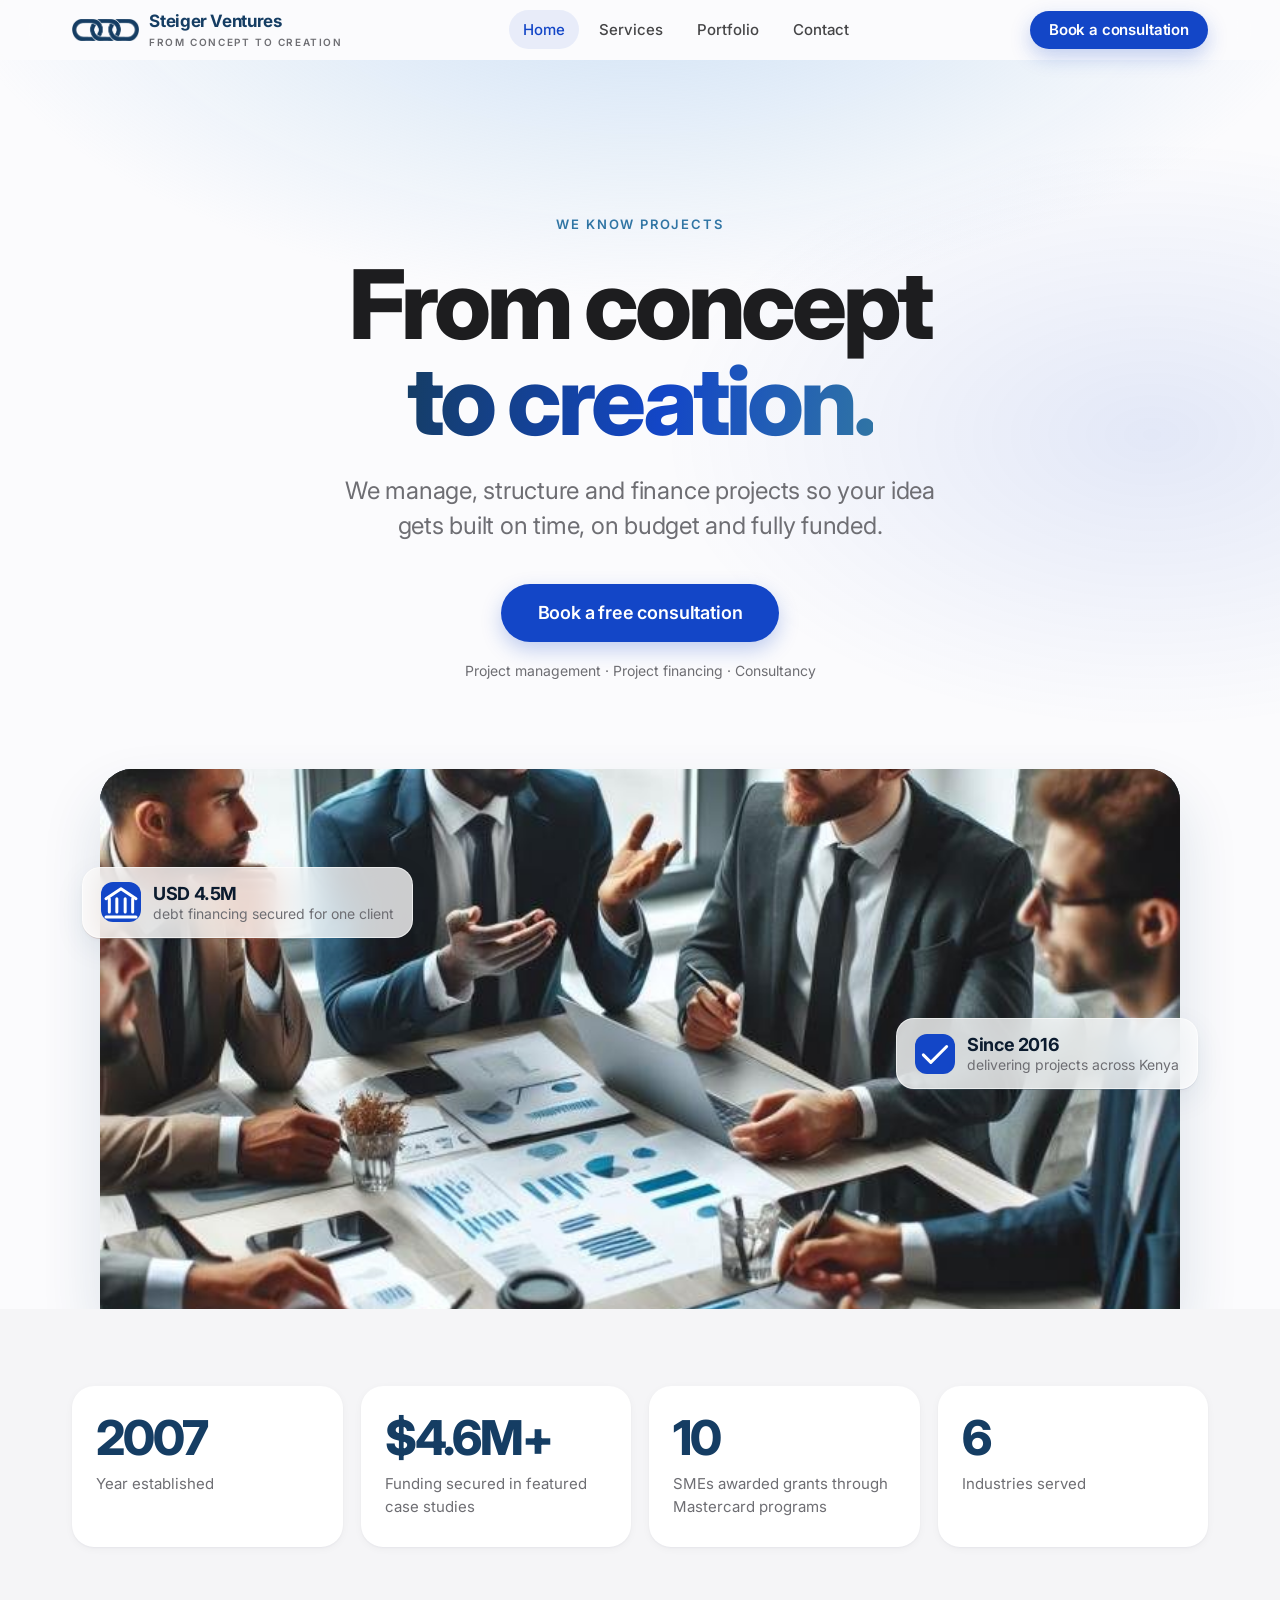
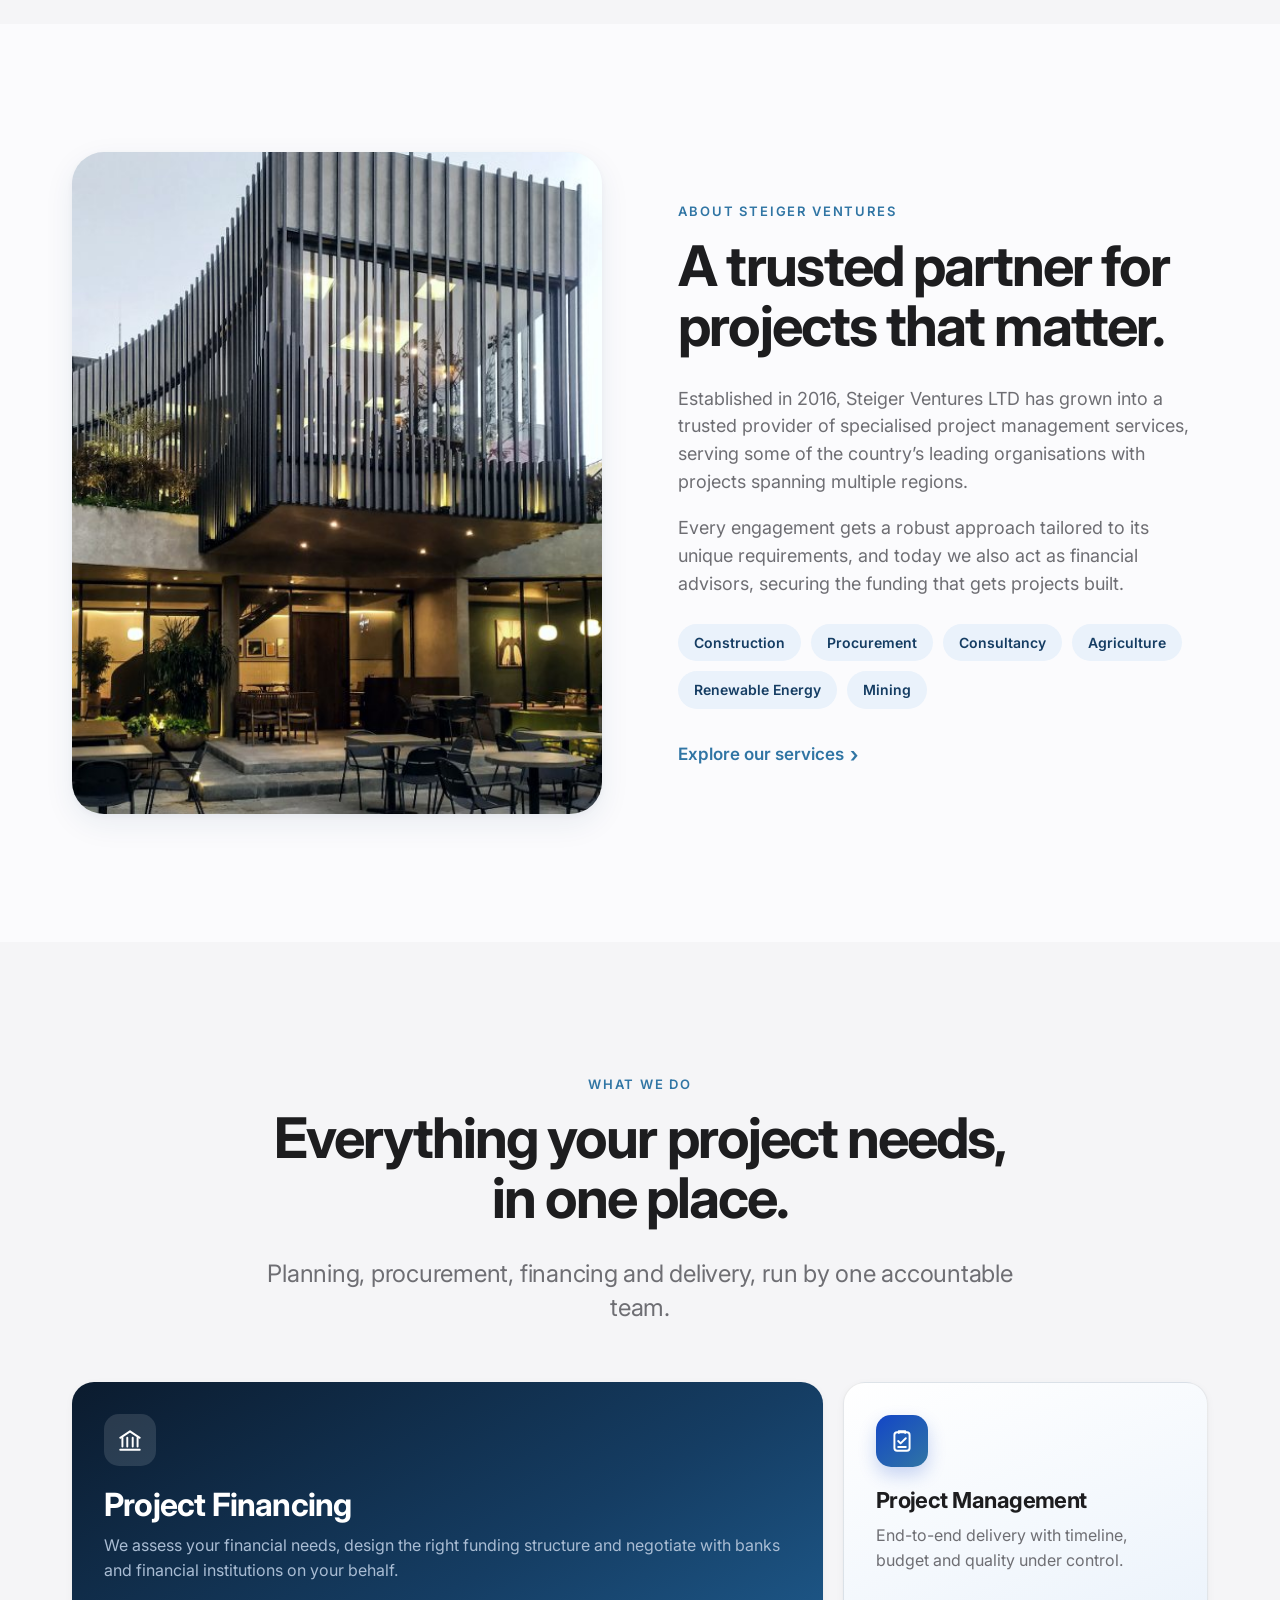
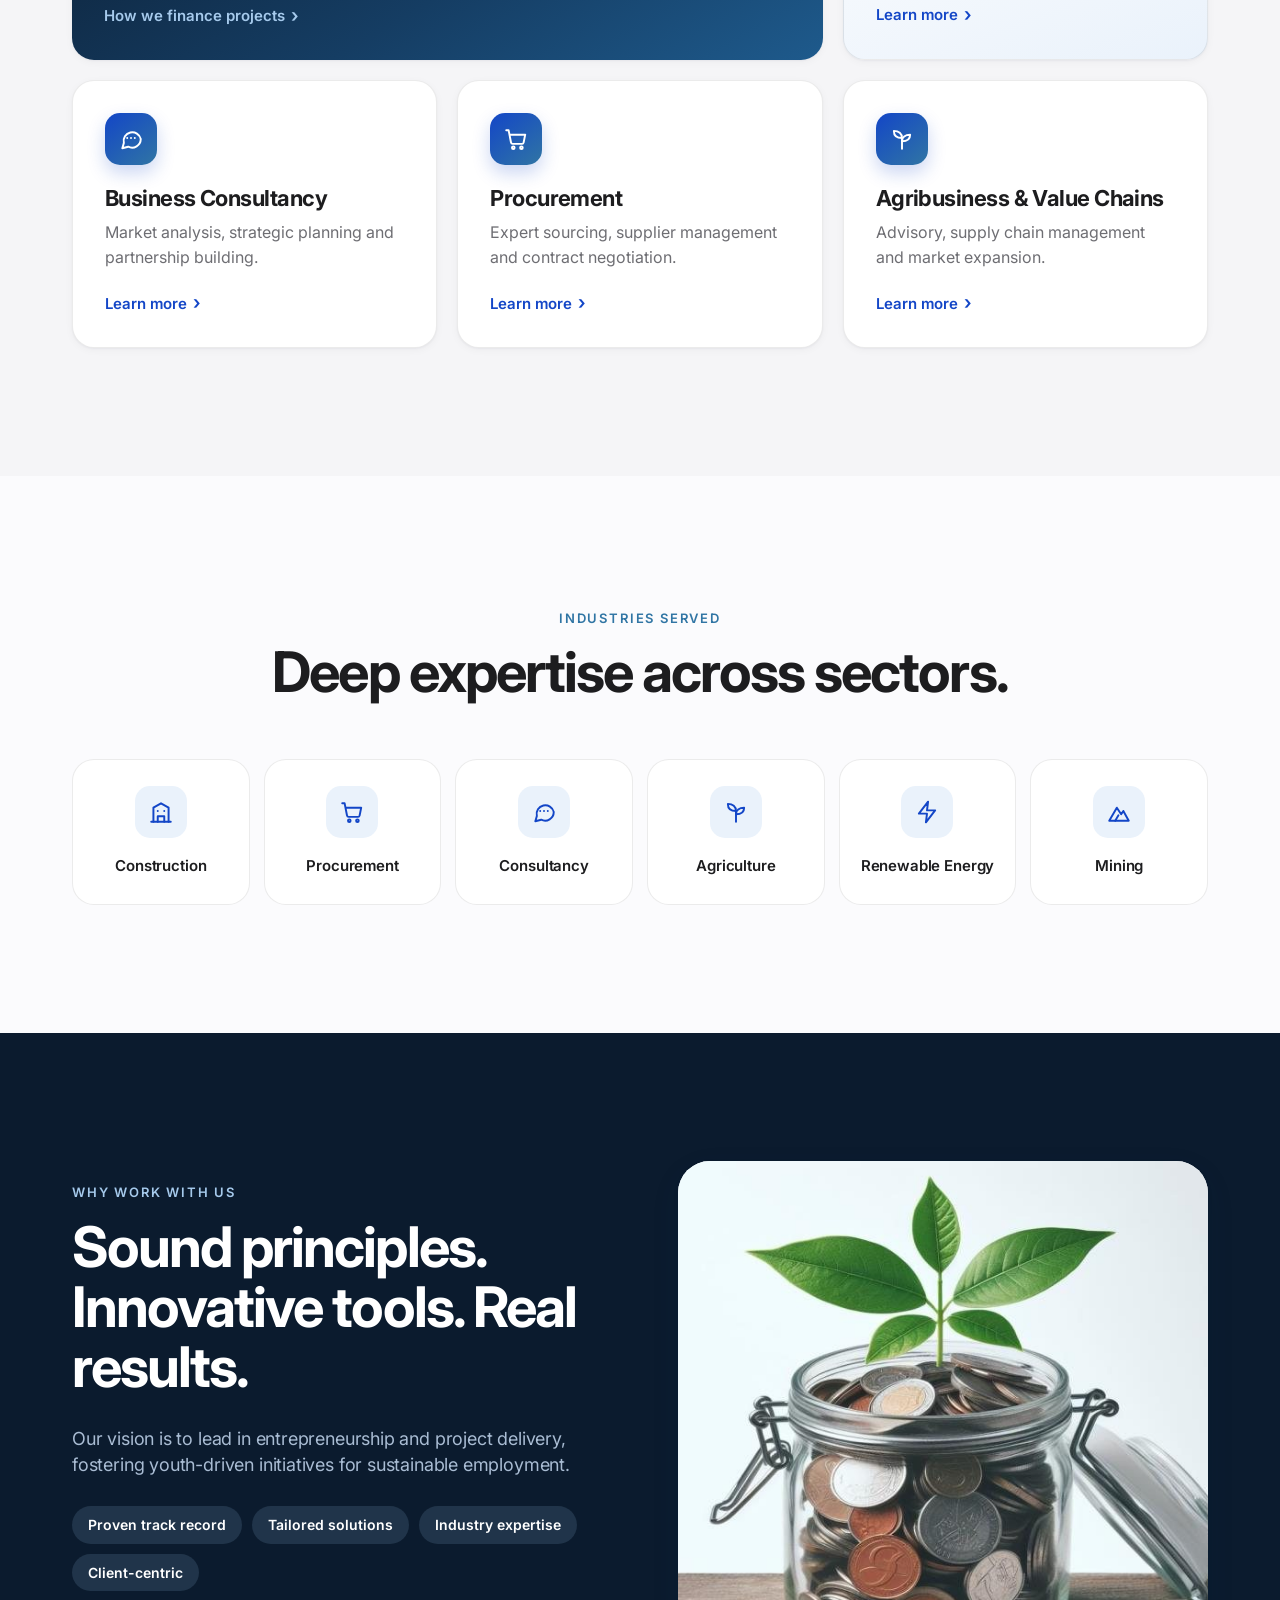
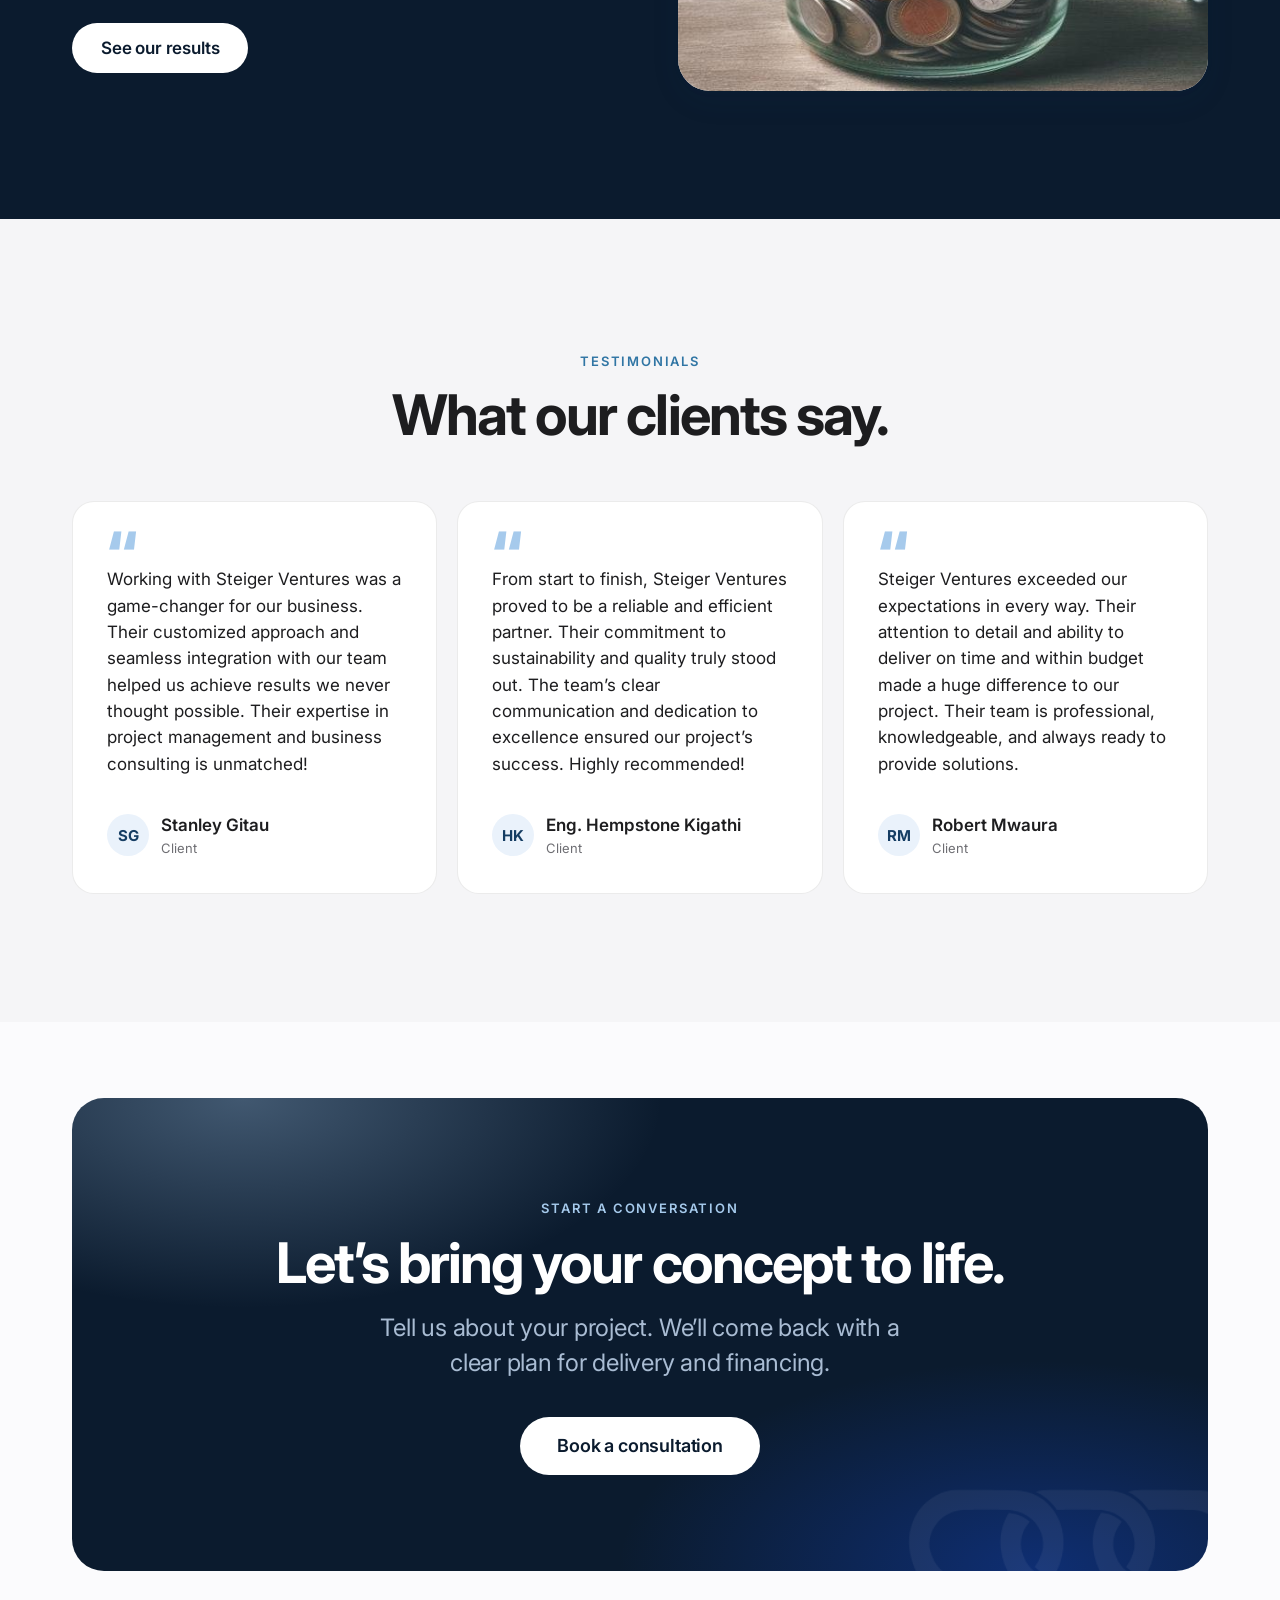
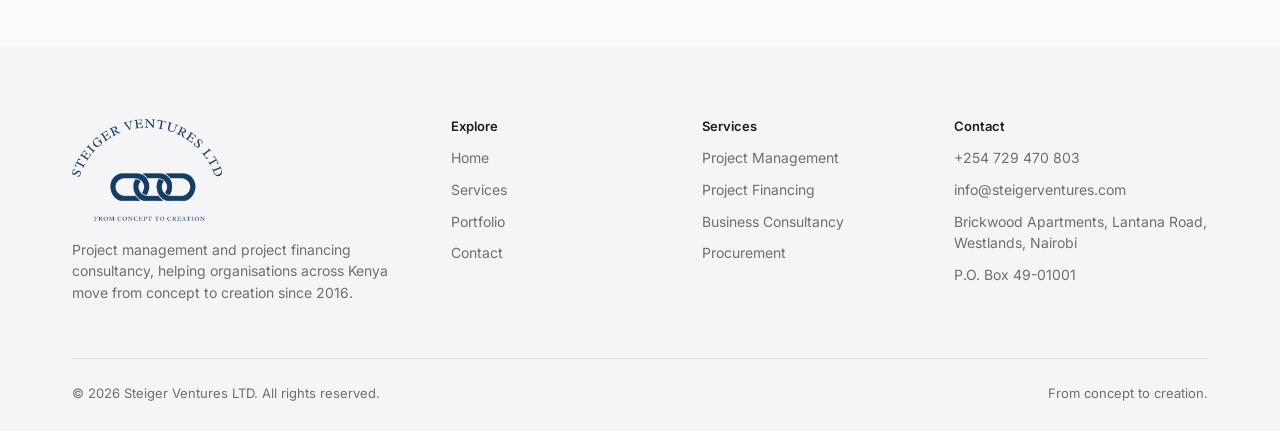
<file: index.html>
<!DOCTYPE html>
<html lang="en">
<head>
  <meta charset="utf-8">
  <meta name="viewport" content="width=device-width, initial-scale=1, viewport-fit=cover">
  <title>Steiger Ventures | Project Management & Project Financing, Nairobi</title>
  <meta name="description" content="Steiger Ventures LTD is a Nairobi project management and project financing consultancy. From concept to creation since 2016.">
  <meta name="theme-color" content="#FBFBFD">
  <meta property="og:title" content="Steiger Ventures | Project Management & Project Financing, Nairobi">
  <meta property="og:description" content="Steiger Ventures LTD is a Nairobi project management and project financing consultancy. From concept to creation since 2016.">
  <meta property="og:type" content="website">
  <meta property="og:image" content="assets/img/team-meeting.jpg">
  <link rel="icon" type="image/png" href="assets/img/favicon.png">
  <link rel="apple-touch-icon" href="assets/img/apple-touch-icon.png">
  <link rel="preconnect" href="https://fonts.googleapis.com">
  <link rel="preconnect" href="https://fonts.gstatic.com" crossorigin>
  <link href="https://fonts.googleapis.com/css2?family=Inter:wght@400;500;600;700;800&display=swap" rel="stylesheet">
  <link rel="stylesheet" href="assets/css/styles.css">
</head>
<body>
  <a class="skip-link" href="#main">Skip to content</a>

  <header class="nav" role="banner">
    <div class="container">
      <a class="brand" href="index.html" aria-label="Steiger Ventures home">
        <img src="assets/img/mark-navy.png" alt="" width="67" height="22">
        <span>Steiger Ventures<small>From concept to creation</small></span>
      </a>
      <nav aria-label="Main">
        <ul class="nav-links">
        <li><a href="index.html" aria-current="page">Home</a></li>
        <li><a href="services.html">Services</a></li>
        <li><a href="portfolio.html">Portfolio</a></li>
        <li><a href="contact.html">Contact</a></li>
        <li class="mobile-cta"><a href="contact.html">Book a consultation</a></li>
        </ul>
      </nav>
      <a class="btn btn-primary nav-cta" href="contact.html">Book a consultation</a>
      <button class="nav-toggle" type="button" aria-label="Open menu" aria-expanded="false"><span></span><span></span></button>
    </div>
  </header>

  <main id="main">

    <!-- HERO: one message, one action -->
    <section class="hero">
      <div class="container">
        <span class="eyebrow reveal">We know projects</span>
        <h1 class="display reveal d1">From concept<br><span class="gradient-text">to creation.</span></h1>
        <p class="lead reveal d2">We manage, structure and finance projects so your idea gets built on time, on budget and fully funded.</p>
        <div class="reveal d3">
          <a class="btn btn-primary btn-lg" href="contact.html">Book a free consultation</a>
          <span class="hero-note">Project management · Project financing · Consultancy</span>
        </div>
        <div class="hero-visual reveal">
          <div class="frame"><img src="assets/img/team-meeting.jpg" alt="Steiger Ventures advisors reviewing a project financing plan with a client" width="722" height="733"></div>
          <div class="float-card one"><span class="dot"><svg viewBox="0 0 24 24" fill="none" stroke="currentColor" stroke-width="1.8" stroke-linecap="round" stroke-linejoin="round" aria-hidden="true"><path d="M3 10l9-6 9 6"/><path d="M5 10v8M9.5 10v8M14.5 10v8M19 10v8"/><path d="M3 21h18"/></svg></span><span><strong>USD 4.5M</strong>debt financing secured for one client</span></div>
          <div class="float-card two"><span class="dot"><svg viewBox="0 0 24 24" fill="none" stroke="currentColor" stroke-width="1.8" stroke-linecap="round" stroke-linejoin="round" aria-hidden="true"><path d="M5 12.5l4.5 4.5L19 7.5"/></svg></span><span><strong>Since 2016</strong>delivering projects across Kenya</span></div>
        </div>
      </div>
    </section>

    <!-- STATS -->
    <section class="section-tight bg-gray">
      <div class="container">
        <div class="stats">
          <div class="stat reveal"><div class="num" data-count="2016">2016</div><div class="label">Year established</div></div>
          <div class="stat reveal d1"><div class="num" data-count="4.6" data-decimals="1" data-prefix="$" data-suffix="M+">$4.6M+</div><div class="label">Funding secured in featured case studies</div></div>
          <div class="stat reveal d2"><div class="num" data-count="10">10</div><div class="label">SMEs awarded grants through Mastercard programs</div></div>
          <div class="stat reveal d3"><div class="num" data-count="6">6</div><div class="label">Industries served</div></div>
        </div>
      </div>
    </section>

    <!-- ABOUT -->
    <section class="section">
      <div class="container split">
        <div class="split-media tall reveal"><img src="assets/img/building.jpg" alt="Modern commercial building project at dusk" width="516" height="786" loading="lazy"></div>
        <div class="split-body reveal d1">
          <span class="eyebrow">About Steiger Ventures</span>
          <h2 class="h2">A trusted partner for projects that matter.</h2>
          <p>Established in 2016, Steiger Ventures LTD has grown into a trusted provider of specialised project management services, serving some of the country’s leading organisations with projects spanning multiple regions.</p>
          <p>Every engagement gets a robust approach tailored to its unique requirements, and today we also act as financial advisors, securing the funding that gets projects built.</p>
          <ul class="chips">
            <li class="chip">Construction</li><li class="chip">Procurement</li><li class="chip">Consultancy</li>
            <li class="chip">Agriculture</li><li class="chip">Renewable Energy</li><li class="chip">Mining</li>
          </ul>
          <a class="link-arrow" href="services.html">Explore our services</a>
        </div>
      </div>
    </section>

    <!-- SERVICES BENTO -->
    <section class="section bg-gray">
      <div class="container">
        <div class="section-head reveal">
          <span class="eyebrow">What we do</span>
          <h2 class="h2">Everything your project needs, in one place.</h2>
          <p class="lead">Planning, procurement, financing and delivery, run by one accountable team.</p>
        </div>
        <div class="bento">
          <a class="card feature span-4 reveal" href="services.html#project-financing">
            <div class="icon"><svg viewBox="0 0 24 24" fill="none" stroke="currentColor" stroke-width="1.8" stroke-linecap="round" stroke-linejoin="round" aria-hidden="true"><path d="M3 10l9-6 9 6"/><path d="M5 10v8M9.5 10v8M14.5 10v8M19 10v8"/><path d="M3 21h18"/></svg></div>
            <h3>Project Financing</h3>
            <p>We assess your financial needs, design the right funding structure and negotiate with banks and financial institutions on your behalf.</p>
            <span class="link-arrow">How we finance projects</span>
          </a>
          <a class="card sky span-2 reveal d1" href="services.html#project-management">
            <div class="icon"><svg viewBox="0 0 24 24" fill="none" stroke="currentColor" stroke-width="1.8" stroke-linecap="round" stroke-linejoin="round" aria-hidden="true"><rect x="5" y="4" width="14" height="17" rx="2.5"/><path d="M9 4.5V3h6v1.5"/><path d="M8.5 12l2.2 2.2L15.5 9.5"/><path d="M8.5 17.5h7"/></svg></div>
            <h3>Project Management</h3>
            <p>End-to-end delivery with timeline, budget and quality under control.</p>
            <span class="link-arrow">Learn more</span>
          </a>
          <a class="card span-2 reveal" href="services.html#consultancy">
            <div class="icon"><svg viewBox="0 0 24 24" fill="none" stroke="currentColor" stroke-width="1.8" stroke-linecap="round" stroke-linejoin="round" aria-hidden="true"><path d="M21 12a8 8 0 0 1-11.6 7.1L4 20.5l1.4-4.9A8 8 0 1 1 21 12z"/><path d="M8.5 11h.01M12 11h.01M15.5 11h.01"/></svg></div>
            <h3>Business Consultancy</h3>
            <p>Market analysis, strategic planning and partnership building.</p>
            <span class="link-arrow">Learn more</span>
          </a>
          <a class="card span-2 reveal d1" href="services.html#procurement">
            <div class="icon"><svg viewBox="0 0 24 24" fill="none" stroke="currentColor" stroke-width="1.8" stroke-linecap="round" stroke-linejoin="round" aria-hidden="true"><path d="M3 4h2.2l2.2 11.2a1.5 1.5 0 0 0 1.5 1.3h8.6a1.5 1.5 0 0 0 1.5-1.2L20.5 8H6.1"/><circle cx="9.5" cy="20" r="1.2"/><circle cx="17" cy="20" r="1.2"/></svg></div>
            <h3>Procurement</h3>
            <p>Expert sourcing, supplier management and contract negotiation.</p>
            <span class="link-arrow">Learn more</span>
          </a>
          <a class="card span-2 reveal d2" href="services.html#agribusiness">
            <div class="icon"><svg viewBox="0 0 24 24" fill="none" stroke="currentColor" stroke-width="1.8" stroke-linecap="round" stroke-linejoin="round" aria-hidden="true"><path d="M12 21V11"/><path d="M12 11C12 7 9 4.5 4.5 4.5 4.5 9 7.5 11 12 11z"/><path d="M12 14c0-3.5 3-6 7.5-6 0 4-3 6-7.5 6z"/></svg></div>
            <h3>Agribusiness &amp; Value Chains</h3>
            <p>Advisory, supply chain management and market expansion.</p>
            <span class="link-arrow">Learn more</span>
          </a>
        </div>
      </div>
    </section>

    <!-- INDUSTRIES -->
    <section class="section">
      <div class="container">
        <div class="section-head reveal">
          <span class="eyebrow">Industries served</span>
          <h2 class="h2">Deep expertise across sectors.</h2>
        </div>
        <div class="industries">
          <div class="industry reveal"><div class="icon soft"><svg viewBox="0 0 24 24" fill="none" stroke="currentColor" stroke-width="1.8" stroke-linecap="round" stroke-linejoin="round" aria-hidden="true"><path d="M3 21h18"/><path d="M5 21V8l7-4 7 4v13"/><path d="M9 21v-5h6v5"/><path d="M9 11h.01M15 11h.01"/></svg></div><span>Construction</span></div>
          <div class="industry reveal d1"><div class="icon soft"><svg viewBox="0 0 24 24" fill="none" stroke="currentColor" stroke-width="1.8" stroke-linecap="round" stroke-linejoin="round" aria-hidden="true"><path d="M3 4h2.2l2.2 11.2a1.5 1.5 0 0 0 1.5 1.3h8.6a1.5 1.5 0 0 0 1.5-1.2L20.5 8H6.1"/><circle cx="9.5" cy="20" r="1.2"/><circle cx="17" cy="20" r="1.2"/></svg></div><span>Procurement</span></div>
          <div class="industry reveal d2"><div class="icon soft"><svg viewBox="0 0 24 24" fill="none" stroke="currentColor" stroke-width="1.8" stroke-linecap="round" stroke-linejoin="round" aria-hidden="true"><path d="M21 12a8 8 0 0 1-11.6 7.1L4 20.5l1.4-4.9A8 8 0 1 1 21 12z"/><path d="M8.5 11h.01M12 11h.01M15.5 11h.01"/></svg></div><span>Consultancy</span></div>
          <div class="industry reveal"><div class="icon soft"><svg viewBox="0 0 24 24" fill="none" stroke="currentColor" stroke-width="1.8" stroke-linecap="round" stroke-linejoin="round" aria-hidden="true"><path d="M12 21V11"/><path d="M12 11C12 7 9 4.5 4.5 4.5 4.5 9 7.5 11 12 11z"/><path d="M12 14c0-3.5 3-6 7.5-6 0 4-3 6-7.5 6z"/></svg></div><span>Agriculture</span></div>
          <div class="industry reveal d1"><div class="icon soft"><svg viewBox="0 0 24 24" fill="none" stroke="currentColor" stroke-width="1.8" stroke-linecap="round" stroke-linejoin="round" aria-hidden="true"><path d="M13 2.5L4.5 13.5H12l-1 8 8.5-11H12z"/></svg></div><span>Renewable Energy</span></div>
          <div class="industry reveal d2"><div class="icon soft"><svg viewBox="0 0 24 24" fill="none" stroke="currentColor" stroke-width="1.8" stroke-linecap="round" stroke-linejoin="round" aria-hidden="true"><path d="M3 20l7-12 4 6 2-3 5 9z"/><path d="M8.5 20l3-5"/></svg></div><span>Mining</span></div>
        </div>
      </div>
    </section>

    <!-- WHY US (dark) -->
    <section class="section bg-ink">
      <div class="container split">
        <div class="split-body reveal">
          <span class="eyebrow">Why work with us</span>
          <h2 class="h2">Sound principles. Innovative tools. Real results.</h2>
          <p class="lead" style="margin-bottom:28px">Our vision is to lead in entrepreneurship and project delivery, fostering youth-driven initiatives for sustainable employment.</p>
          <ul class="chips">
            <li class="chip">Proven track record</li><li class="chip">Tailored solutions</li>
            <li class="chip">Industry expertise</li><li class="chip">Client-centric</li>
          </ul>
          <a class="btn btn-light" href="portfolio.html">See our results</a>
        </div>
        <div class="split-media square reveal d1"><img src="assets/img/growth-jar.jpg" alt="A plant growing from a jar of coins, symbolising financial growth" width="673" height="577" loading="lazy"></div>
      </div>
    </section>

    <!-- TESTIMONIALS -->
    <section class="section bg-gray">
      <div class="container">
        <div class="section-head reveal">
          <span class="eyebrow">Testimonials</span>
          <h2 class="h2">What our clients say.</h2>
        </div>

        <div class="grid grid-3">
          <blockquote class="quote reveal">
            <div class="mark">“</div>
            <p>Working with Steiger Ventures was a game-changer for our business. Their customized approach and seamless integration with our team helped us achieve results we never thought possible. Their expertise in project management and business consulting is unmatched!</p>
            <footer><span class="avatar">SG</span><span>Stanley Gitau<small>Client</small></span></footer>
          </blockquote>
          <blockquote class="quote reveal d1">
            <div class="mark">“</div>
            <p>From start to finish, Steiger Ventures proved to be a reliable and efficient partner. Their commitment to sustainability and quality truly stood out. The team’s clear communication and dedication to excellence ensured our project’s success. Highly recommended!</p>
            <footer><span class="avatar">HK</span><span>Eng. Hempstone Kigathi<small>Client</small></span></footer>
          </blockquote>
          <blockquote class="quote reveal d2">
            <div class="mark">“</div>
            <p>Steiger Ventures exceeded our expectations in every way. Their attention to detail and ability to deliver on time and within budget made a huge difference to our project. Their team is professional, knowledgeable, and always ready to provide solutions.</p>
            <footer><span class="avatar">RM</span><span>Robert Mwaura<small>Client</small></span></footer>
          </blockquote>
        </div>

      </div>
    </section>

    <section class="section-tight">
      <div class="container">
        <div class="cta-banner reveal">
          <img class="mark-bg" src="assets/img/mark-white.png" alt="">
          <span class="eyebrow">Start a conversation</span>
          <h2 class="h2">Let’s bring your concept to life.</h2>
          <p class="lead">Tell us about your project. We’ll come back with a clear plan for delivery and financing.</p>
          <a class="btn btn-light btn-lg" href="contact.html">Book a consultation</a>
        </div>
      </div>
    </section>
  </main>

  <footer class="footer" role="contentinfo">
    <div class="container">
      <div class="footer-grid">
        <div>
          <img class="brand-logo" src="assets/img/logo-navy.png" alt="Steiger Ventures LTD, from concept to creation" width="150" height="101">
          <p>Project management and project financing consultancy, helping organisations across Kenya move from concept to creation since 2016.</p>
        </div>
        <div>
          <h4>Explore</h4>
          <ul>
            <li><a href="index.html">Home</a></li>
            <li><a href="services.html">Services</a></li>
            <li><a href="portfolio.html">Portfolio</a></li>
            <li><a href="contact.html">Contact</a></li>
          </ul>
        </div>
        <div>
          <h4>Services</h4>
          <ul>
            <li><a href="services.html#project-management">Project Management</a></li>
            <li><a href="services.html#project-financing">Project Financing</a></li>
            <li><a href="services.html#consultancy">Business Consultancy</a></li>
            <li><a href="services.html#procurement">Procurement</a></li>
          </ul>
        </div>
        <div>
          <h4>Contact</h4>
          <ul>
            <li><a href="tel:+254729470803">+254 729 470 803</a></li>
            <li><a href="mailto:info@steigerventures.com">info@steigerventures.com</a></li>
            <li>Brickwood Apartments, Lantana Road,<br>Westlands, Nairobi</li>
            <li>P.O. Box 49-01001</li>
          </ul>
        </div>
      </div>
      <div class="footer-bottom">
        <span>© <span data-year>2026</span> Steiger Ventures LTD. All rights reserved.</span>
        <span>From concept to creation.</span>
      </div>
    </div>
  </footer>

  <script src="assets/js/main.js" defer></script>
</body>
</html>
</file>
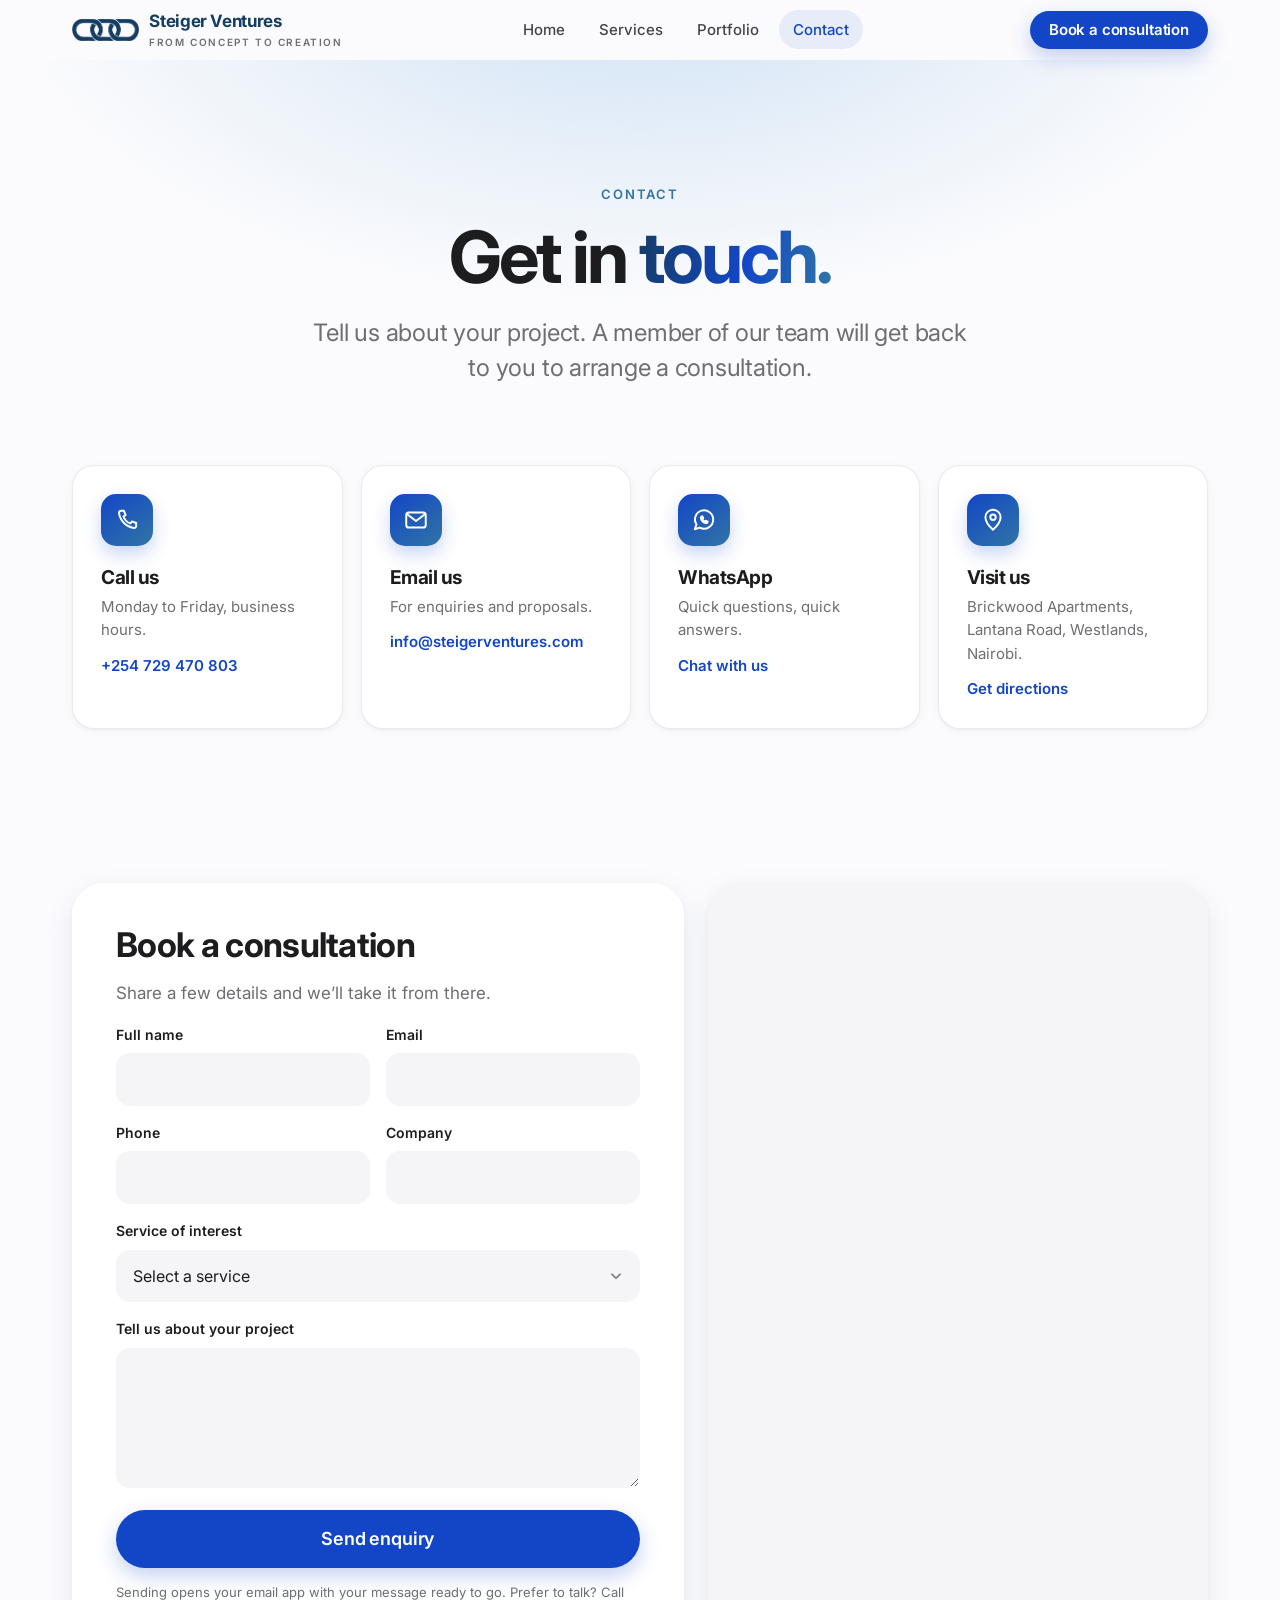
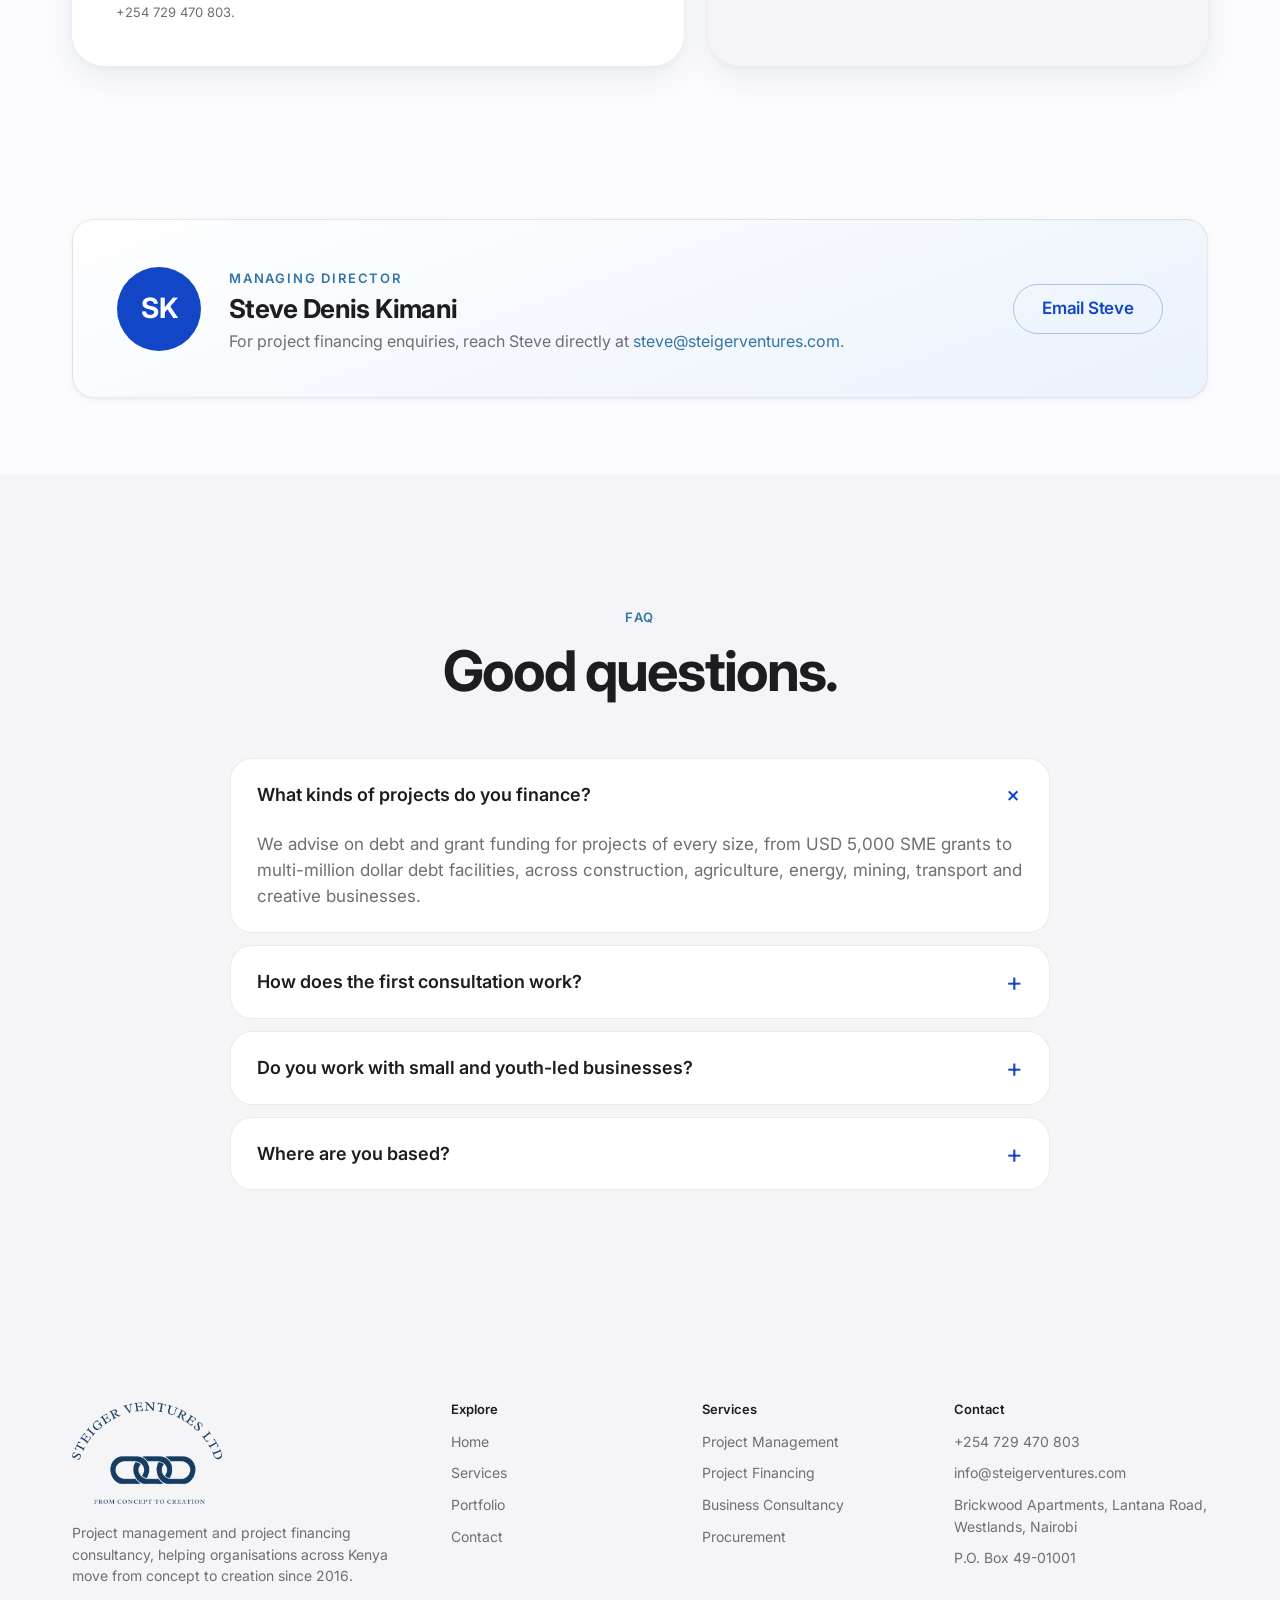
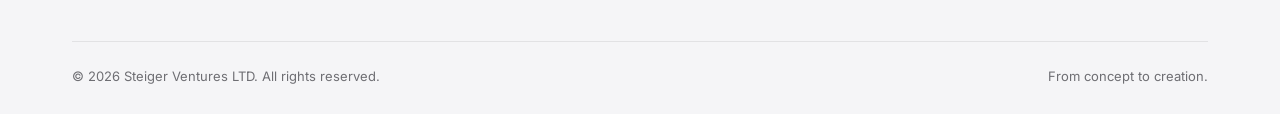
<file: contact.html>
<!DOCTYPE html>
<html lang="en">
<head>
  <meta charset="utf-8">
  <meta name="viewport" content="width=device-width, initial-scale=1, viewport-fit=cover">
  <title>Contact | Steiger Ventures</title>
  <meta name="description" content="Contact Steiger Ventures in Westlands, Nairobi. Call +254 729 470 803 or email info@steigerventures.com to book a consultation.">
  <meta name="theme-color" content="#FBFBFD">
  <meta property="og:title" content="Contact | Steiger Ventures">
  <meta property="og:description" content="Contact Steiger Ventures in Westlands, Nairobi. Call +254 729 470 803 or email info@steigerventures.com to book a consultation.">
  <meta property="og:type" content="website">
  <meta property="og:image" content="assets/img/team-meeting.jpg">
  <link rel="icon" type="image/png" href="assets/img/favicon.png">
  <link rel="apple-touch-icon" href="assets/img/apple-touch-icon.png">
  <link rel="preconnect" href="https://fonts.googleapis.com">
  <link rel="preconnect" href="https://fonts.gstatic.com" crossorigin>
  <link href="https://fonts.googleapis.com/css2?family=Inter:wght@400;500;600;700;800&display=swap" rel="stylesheet">
  <link rel="stylesheet" href="assets/css/styles.css">
</head>
<body>
  <a class="skip-link" href="#main">Skip to content</a>

  <header class="nav" role="banner">
    <div class="container">
      <a class="brand" href="index.html" aria-label="Steiger Ventures home">
        <img src="assets/img/mark-navy.png" alt="" width="67" height="22">
        <span>Steiger Ventures<small>From concept to creation</small></span>
      </a>
      <nav aria-label="Main">
        <ul class="nav-links">
        <li><a href="index.html">Home</a></li>
        <li><a href="services.html">Services</a></li>
        <li><a href="portfolio.html">Portfolio</a></li>
        <li><a href="contact.html" aria-current="page">Contact</a></li>
        <li class="mobile-cta"><a href="contact.html">Book a consultation</a></li>
        </ul>
      </nav>
      <a class="btn btn-primary nav-cta" href="contact.html">Book a consultation</a>
      <button class="nav-toggle" type="button" aria-label="Open menu" aria-expanded="false"><span></span><span></span></button>
    </div>
  </header>

  <main id="main">

    <section class="page-hero">
      <div class="container">
        <span class="eyebrow reveal">Contact</span>
        <h1 class="h1 reveal d1">Get in <span class="gradient-text">touch.</span></h1>
        <p class="lead reveal d2">Tell us about your project. A member of our team will get back to you to arrange a consultation.</p>
      </div>
    </section>

    <!-- CONTACT CARDS -->
    <section class="section-tight" style="padding-top:0">
      <div class="container">
        <div class="contact-cards">
          <div class="card contact-card reveal"><div class="icon"><svg viewBox="0 0 24 24" fill="none" stroke="currentColor" stroke-width="1.8" stroke-linecap="round" stroke-linejoin="round" aria-hidden="true"><path d="M6.6 3.5h2.6l1.5 4-2 1.3a11 11 0 0 0 6.5 6.5l1.3-2 4 1.5v2.6a2 2 0 0 1-2.2 2A16.5 16.5 0 0 1 4.6 5.7a2 2 0 0 1 2-2.2z"/></svg></div><h3>Call us</h3><p>Monday to Friday, business hours.</p><a class="value" href="tel:+254729470803">+254 729 470 803</a></div>
          <div class="card contact-card reveal d1"><div class="icon"><svg viewBox="0 0 24 24" fill="none" stroke="currentColor" stroke-width="1.8" stroke-linecap="round" stroke-linejoin="round" aria-hidden="true"><rect x="3" y="5" width="18" height="14" rx="2.5"/><path d="M3.5 6.5L12 13l8.5-6.5"/></svg></div><h3>Email us</h3><p>For enquiries and proposals.</p><a class="value" href="mailto:info@steigerventures.com">info@<wbr>steigerventures.com</a></div>
          <div class="card contact-card reveal d2"><div class="icon"><svg viewBox="0 0 24 24" fill="none" stroke="currentColor" stroke-width="1.8" stroke-linecap="round" stroke-linejoin="round" aria-hidden="true"><path d="M20.5 11.6a8.4 8.4 0 0 1-12.4 7.4L3.5 20.5l1.6-4.4A8.4 8.4 0 1 1 20.5 11.6z"/><path d="M9 9.5c.3 2.6 2.6 4.9 5.5 5.5l1-1.4-1.8-.9-.8.8a4.3 4.3 0 0 1-2.4-2.4l.8-.8-.9-1.8z"/></svg></div><h3>WhatsApp</h3><p>Quick questions, quick answers.</p><a class="value" href="https://wa.me/254729470803" target="_blank" rel="noopener">Chat with us</a></div>
          <div class="card contact-card reveal d3"><div class="icon"><svg viewBox="0 0 24 24" fill="none" stroke="currentColor" stroke-width="1.8" stroke-linecap="round" stroke-linejoin="round" aria-hidden="true"><path d="M12 21s-7-6.2-7-11.5a7 7 0 0 1 14 0C19 14.8 12 21 12 21z"/><circle cx="12" cy="9.5" r="2.5"/></svg></div><h3>Visit us</h3><p>Brickwood Apartments, Lantana Road, Westlands, Nairobi.</p><a class="value" href="https://www.google.com/maps/search/?api=1&amp;query=Brickwood+Apartments,+Lantana+Road,+Westlands,+Nairobi" target="_blank" rel="noopener">Get directions</a></div>
        </div>
      </div>
    </section>

    <!-- FORM + MAP -->
    <section class="section-tight">
      <div class="container form-wrap">
        <div class="form-card reveal">
          <h2 class="h3" style="font-size:clamp(26px,3vw,34px)">Book a consultation</h2>
          <p class="muted">Share a few details and we’ll take it from there.</p>
          <form id="contact-form" data-email="info@steigerventures.com" novalidate>
            <div class="form-grid">
              <div class="field"><label for="name">Full name</label><input id="name" name="name" type="text" autocomplete="name" required></div>
              <div class="field"><label for="email">Email</label><input id="email" name="email" type="email" autocomplete="email" required></div>
              <div class="field"><label for="phone">Phone</label><input id="phone" name="phone" type="tel" autocomplete="tel"></div>
              <div class="field"><label for="company">Company</label><input id="company" name="company" type="text" autocomplete="organization"></div>
              <div class="field full"><label for="service">Service of interest</label>
                <select id="service" name="service">
                  <option value="">Select a service</option>
                  <option>Project Financing</option>
                  <option>Project Management</option>
                  <option>Business Consultancy</option>
                  <option>Procurement</option>
                  <option>Agribusiness</option>
                  <option>Supply Value Chain Development</option>
                  <option>Grant assistance / SME support</option>
                </select>
              </div>
              <div class="field full"><label for="message">Tell us about your project</label><textarea id="message" name="message" required></textarea></div>
            </div>
            <button class="btn btn-primary btn-lg btn-block" type="submit" style="margin-top:22px">Send enquiry</button>
            <p class="form-note">Sending opens your email app with your message ready to go. Prefer to talk? Call +254 729 470 803.</p>
            <div class="form-status" id="form-status" role="status">Thanks! Your email app should now be open with your enquiry. Just press send.</div>
          </form>
        </div>
        <div class="map-card reveal d1">
          <iframe title="Steiger Ventures office location on Google Maps" src="https://maps.google.com/maps?q=Brickwood+Apartments,+Lantana+Road,+Westlands,+Nairobi&amp;z=15&amp;output=embed" loading="lazy" referrerpolicy="no-referrer-when-downgrade"></iframe>
        </div>
      </div>
    </section>

    <!-- MANAGING DIRECTOR -->
    <section class="section-tight">
      <div class="container">
        <div class="card sky reveal" style="flex-direction:row;flex-wrap:wrap;align-items:center;gap:28px;padding:clamp(28px,4vw,44px)">
          <span class="avatar" style="width:84px;height:84px;font-size:28px;background:var(--royal);color:#fff">SK</span>
          <div style="flex:1;min-width:240px">
            <span class="eyebrow" style="margin-bottom:6px">Managing Director</span>
            <h3 style="font-size:26px;margin-bottom:6px">Steve Denis Kimani</h3>
            <p>For project financing enquiries, reach Steve directly at <a href="mailto:steve@steigerventures.com">steve@steigerventures.com</a>.</p>
          </div>
          <a class="btn btn-ghost" href="mailto:steve@steigerventures.com">Email Steve</a>
        </div>
      </div>
    </section>

    <!-- FAQ -->
    <section class="section bg-gray">
      <div class="container">
        <div class="section-head reveal">
          <span class="eyebrow">FAQ</span>
          <h2 class="h2">Good questions.</h2>
        </div>
        <div class="faq reveal">
          <details open><summary>What kinds of projects do you finance?</summary><p>We advise on debt and grant funding for projects of every size, from USD 5,000 SME grants to multi-million dollar debt facilities, across construction, agriculture, energy, mining, transport and creative businesses.</p></details>
          <details><summary>How does the first consultation work?</summary><p>We start with a conversation about your project, goals and timeline. From there we carry out a financial needs assessment and recommend the right delivery and financing approach.</p></details>
          <details><summary>Do you work with small and youth-led businesses?</summary><p>Yes. Supporting youth-led businesses is core to our mission. We help with formalisation, grant applications and compliance so smaller businesses can access funding.</p></details>
          <details><summary>Where are you based?</summary><p>Our office is at Brickwood Apartments, Lantana Road, Westlands, Nairobi (P.O. Box 49-01001). We work with clients across multiple regions.</p></details>
        </div>
      </div>
    </section>  </main>

  <footer class="footer" role="contentinfo">
    <div class="container">
      <div class="footer-grid">
        <div>
          <img class="brand-logo" src="assets/img/logo-navy.png" alt="Steiger Ventures LTD, from concept to creation" width="150" height="101">
          <p>Project management and project financing consultancy, helping organisations across Kenya move from concept to creation since 2016.</p>
        </div>
        <div>
          <h4>Explore</h4>
          <ul>
            <li><a href="index.html">Home</a></li>
            <li><a href="services.html">Services</a></li>
            <li><a href="portfolio.html">Portfolio</a></li>
            <li><a href="contact.html">Contact</a></li>
          </ul>
        </div>
        <div>
          <h4>Services</h4>
          <ul>
            <li><a href="services.html#project-management">Project Management</a></li>
            <li><a href="services.html#project-financing">Project Financing</a></li>
            <li><a href="services.html#consultancy">Business Consultancy</a></li>
            <li><a href="services.html#procurement">Procurement</a></li>
          </ul>
        </div>
        <div>
          <h4>Contact</h4>
          <ul>
            <li><a href="tel:+254729470803">+254 729 470 803</a></li>
            <li><a href="mailto:info@steigerventures.com">info@steigerventures.com</a></li>
            <li>Brickwood Apartments, Lantana Road,<br>Westlands, Nairobi</li>
            <li>P.O. Box 49-01001</li>
          </ul>
        </div>
      </div>
      <div class="footer-bottom">
        <span>© <span data-year>2026</span> Steiger Ventures LTD. All rights reserved.</span>
        <span>From concept to creation.</span>
      </div>
    </div>
  </footer>

  <script src="assets/js/main.js" defer></script>
</body>
</html>
</file>
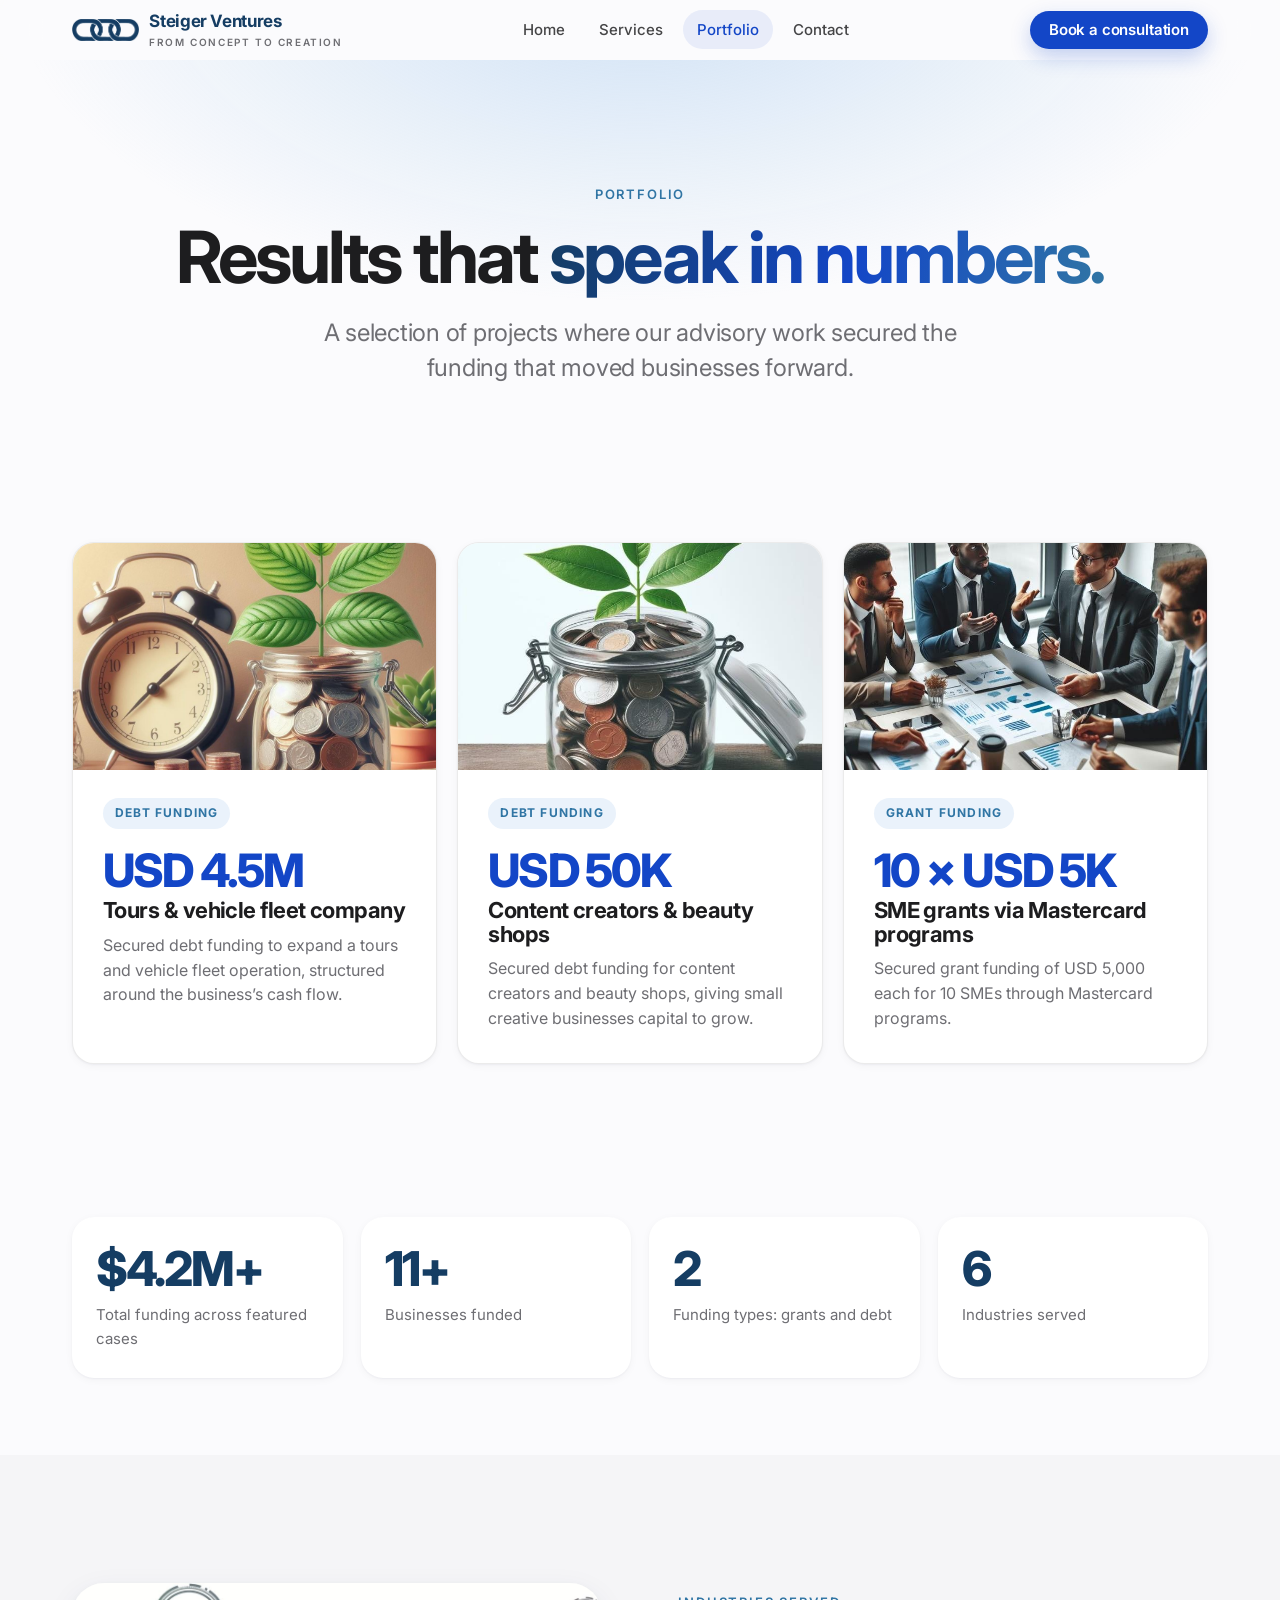
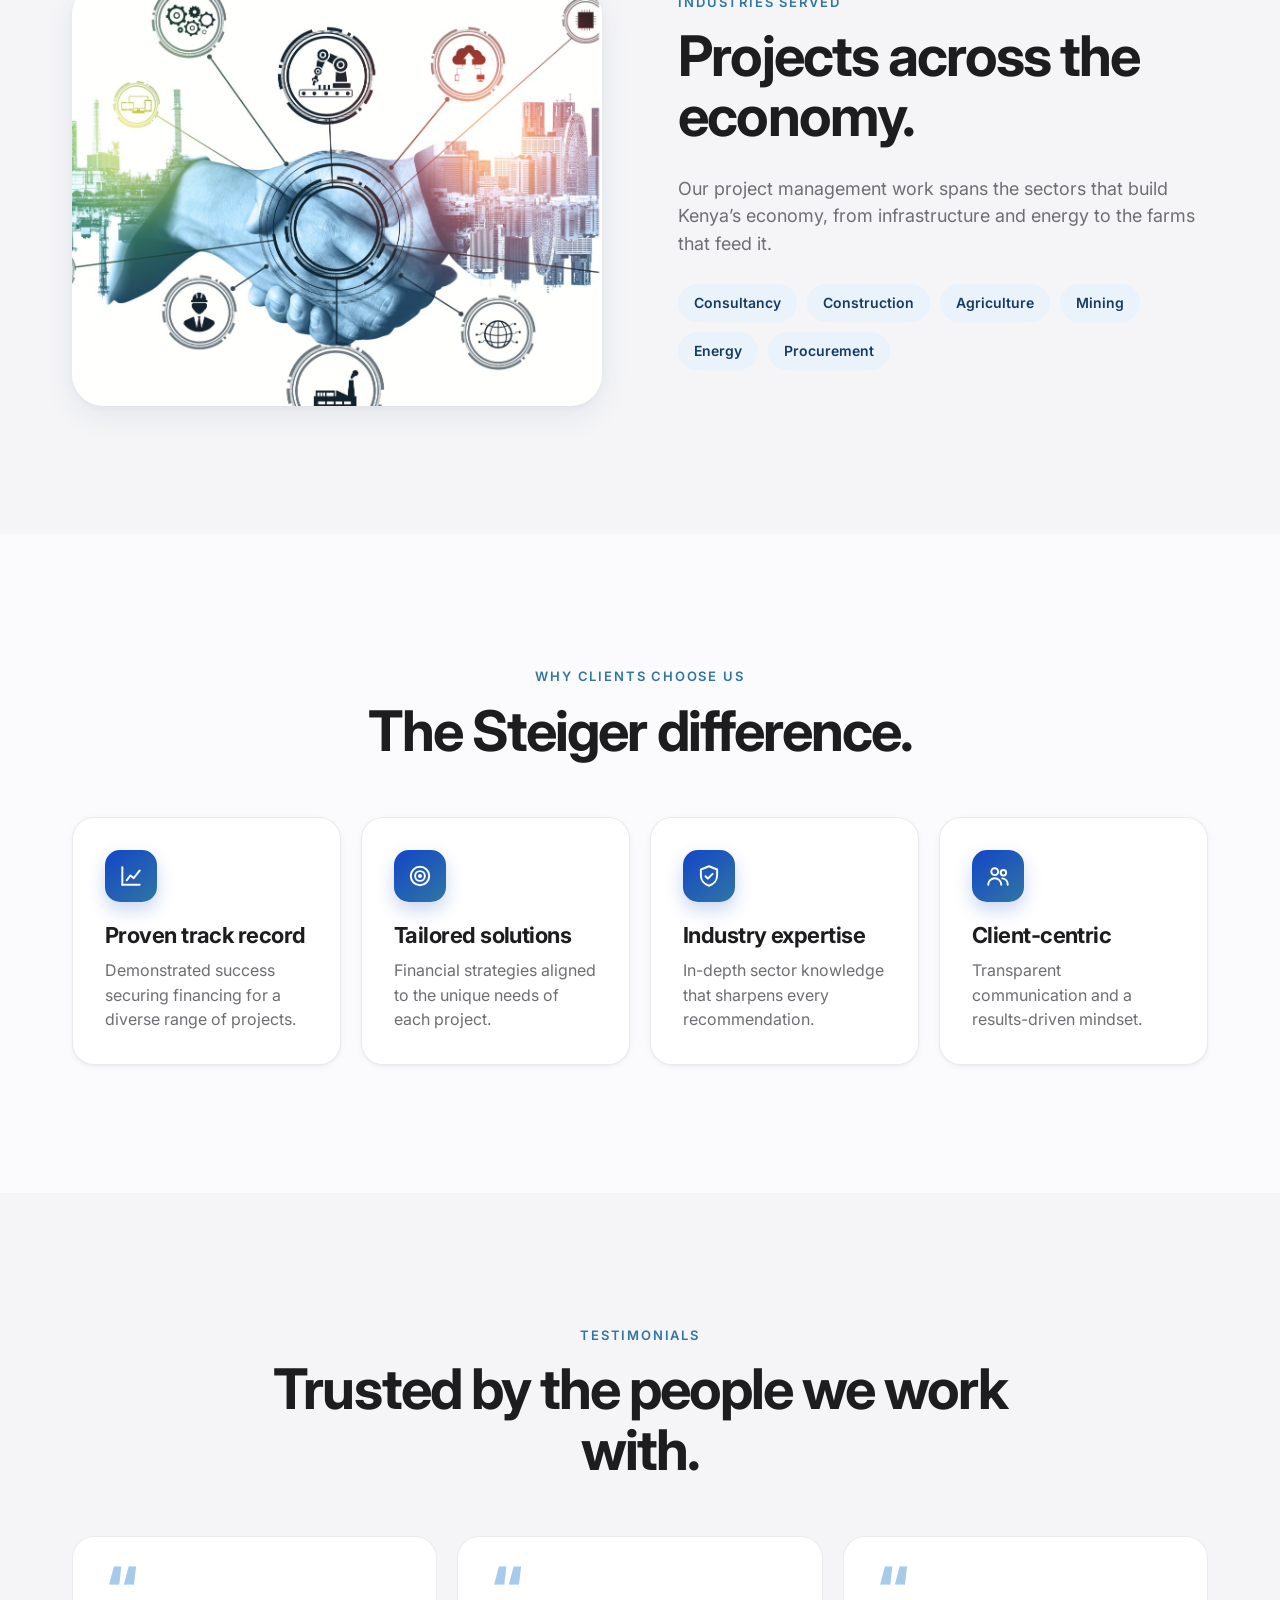
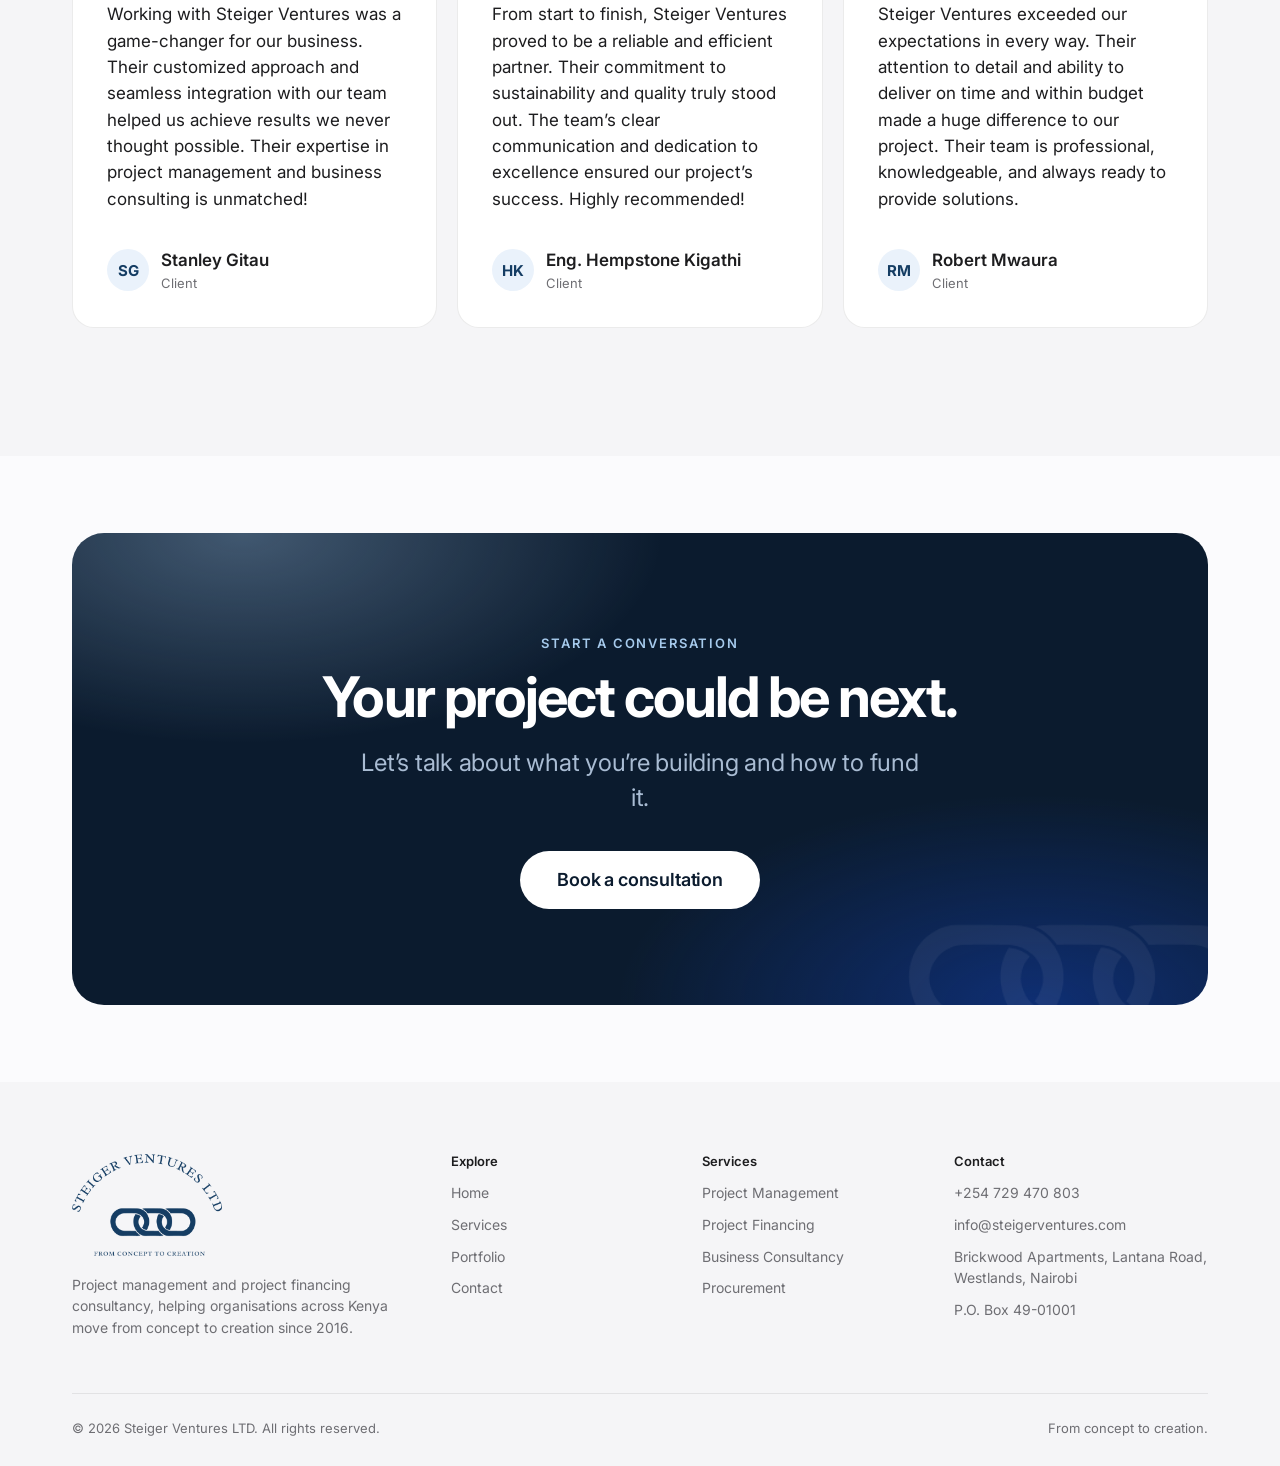
<file: portfolio.html>
<!DOCTYPE html>
<html lang="en">
<head>
  <meta charset="utf-8">
  <meta name="viewport" content="width=device-width, initial-scale=1, viewport-fit=cover">
  <title>Portfolio | Steiger Ventures</title>
  <meta name="description" content="Case studies from Steiger Ventures: grant and debt funding secured for SMEs, creative businesses and a tours and vehicle fleet company.">
  <meta name="theme-color" content="#FBFBFD">
  <meta property="og:title" content="Portfolio | Steiger Ventures">
  <meta property="og:description" content="Case studies from Steiger Ventures: grant and debt funding secured for SMEs, creative businesses and a tours and vehicle fleet company.">
  <meta property="og:type" content="website">
  <meta property="og:image" content="assets/img/team-meeting.jpg">
  <link rel="icon" type="image/png" href="assets/img/favicon.png">
  <link rel="apple-touch-icon" href="assets/img/apple-touch-icon.png">
  <link rel="preconnect" href="https://fonts.googleapis.com">
  <link rel="preconnect" href="https://fonts.gstatic.com" crossorigin>
  <link href="https://fonts.googleapis.com/css2?family=Inter:wght@400;500;600;700;800&display=swap" rel="stylesheet">
  <link rel="stylesheet" href="assets/css/styles.css">
</head>
<body>
  <a class="skip-link" href="#main">Skip to content</a>

  <header class="nav" role="banner">
    <div class="container">
      <a class="brand" href="index.html" aria-label="Steiger Ventures home">
        <img src="assets/img/mark-navy.png" alt="" width="67" height="22">
        <span>Steiger Ventures<small>From concept to creation</small></span>
      </a>
      <nav aria-label="Main">
        <ul class="nav-links">
        <li><a href="index.html">Home</a></li>
        <li><a href="services.html">Services</a></li>
        <li><a href="portfolio.html" aria-current="page">Portfolio</a></li>
        <li><a href="contact.html">Contact</a></li>
        <li class="mobile-cta"><a href="contact.html">Book a consultation</a></li>
        </ul>
      </nav>
      <a class="btn btn-primary nav-cta" href="contact.html">Book a consultation</a>
      <button class="nav-toggle" type="button" aria-label="Open menu" aria-expanded="false"><span></span><span></span></button>
    </div>
  </header>

  <main id="main">

    <section class="page-hero">
      <div class="container">
        <span class="eyebrow reveal">Portfolio</span>
        <h1 class="h1 reveal d1">Results that <span class="gradient-text">speak in numbers.</span></h1>
        <p class="lead reveal d2">A selection of projects where our advisory work secured the funding that moved businesses forward.</p>
      </div>
    </section>

    <!-- CASE STUDIES -->
    <section class="section-tight">
      <div class="container">
        <div class="grid grid-3">
          <article class="card case hover reveal">
            <div class="case-media"><img src="assets/img/time-value.jpg" alt="Clock and coin jar representing long-term financing" loading="lazy"></div>
            <div class="case-body">
              <span class="case-tag">Debt funding</span>
              <div class="case-amount">USD 4.5M</div>
              <h3>Tours &amp; vehicle fleet company</h3>
              <p>Secured debt funding to expand a tours and vehicle fleet operation, structured around the business’s cash flow.</p>
            </div>
          </article>
          <article class="card case hover reveal d1">
            <div class="case-media"><img src="assets/img/growth-jar.jpg" alt="Plant growing from a jar of coins" loading="lazy"></div>
            <div class="case-body">
              <span class="case-tag">Debt funding</span>
              <div class="case-amount">USD 50K</div>
              <h3>Content creators &amp; beauty shops</h3>
              <p>Secured debt funding for content creators and beauty shops, giving small creative businesses capital to grow.</p>
            </div>
          </article>
          <article class="card case hover reveal d2">
            <div class="case-media"><img src="assets/img/team-meeting.jpg" alt="Advisors meeting with SME owners" loading="lazy"></div>
            <div class="case-body">
              <span class="case-tag">Grant funding</span>
              <div class="case-amount">10 × USD 5K</div>
              <h3>SME grants via Mastercard programs</h3>
              <p>Secured grant funding of USD 5,000 each for 10 SMEs through Mastercard programs.</p>
            </div>
          </article>
        </div>
      </div>
    </section>

    <!-- IMPACT STATS -->
    <section class="section-tight">
      <div class="container">
        <div class="stats">
          <div class="stat reveal"><div class="num" data-count="4.6" data-decimals="1" data-prefix="$" data-suffix="M+">$4.6M+</div><div class="label">Total funding across featured cases</div></div>
          <div class="stat reveal d1"><div class="num" data-count="12" data-suffix="+">12+</div><div class="label">Businesses funded</div></div>
          <div class="stat reveal d2"><div class="num" data-count="2">2</div><div class="label">Funding types: grants and debt</div></div>
          <div class="stat reveal d3"><div class="num" data-count="6">6</div><div class="label">Industries served</div></div>
        </div>
      </div>
    </section>

    <!-- INDUSTRIES (image + list) -->
    <section class="section bg-gray">
      <div class="container split">
        <div class="split-media reveal" style="aspect-ratio:5/4"><img src="assets/img/handshake.jpg" alt="Handshake connecting industry icons for construction, manufacturing and technology" width="1137" height="896" loading="lazy"></div>
        <div class="split-body reveal d1">
          <span class="eyebrow">Industries served</span>
          <h2 class="h2">Projects across the economy.</h2>
          <p>Our project management work spans the sectors that build Kenya’s economy, from infrastructure and energy to the farms that feed it.</p>
          <ul class="chips">
            <li class="chip">Consultancy</li><li class="chip">Construction</li><li class="chip">Agriculture</li>
            <li class="chip">Mining</li><li class="chip">Energy</li><li class="chip">Procurement</li>
          </ul>
        </div>
      </div>
    </section>

    <!-- WHY CHOOSE -->
    <section class="section">
      <div class="container">
        <div class="section-head reveal">
          <span class="eyebrow">Why clients choose us</span>
          <h2 class="h2">The Steiger difference.</h2>
        </div>
        <div class="grid grid-4">
          <div class="card reveal"><div class="icon"><svg viewBox="0 0 24 24" fill="none" stroke="currentColor" stroke-width="1.8" stroke-linecap="round" stroke-linejoin="round" aria-hidden="true"><path d="M4 20V4"/><path d="M4 20h16"/><path d="M8 16l3.5-4.5 3 2.5L20 7"/></svg></div><h3>Proven track record</h3><p>Demonstrated success securing financing for a diverse range of projects.</p></div>
          <div class="card reveal d1"><div class="icon"><svg viewBox="0 0 24 24" fill="none" stroke="currentColor" stroke-width="1.8" stroke-linecap="round" stroke-linejoin="round" aria-hidden="true"><circle cx="12" cy="12" r="8.5"/><circle cx="12" cy="12" r="4.5"/><circle cx="12" cy="12" r="1"/></svg></div><h3>Tailored solutions</h3><p>Financial strategies aligned to the unique needs of each project.</p></div>
          <div class="card reveal d2"><div class="icon"><svg viewBox="0 0 24 24" fill="none" stroke="currentColor" stroke-width="1.8" stroke-linecap="round" stroke-linejoin="round" aria-hidden="true"><path d="M12 3l7.5 3v5.5c0 4.6-3.2 8.3-7.5 9.5-4.3-1.2-7.5-4.9-7.5-9.5V6z"/><path d="M8.8 12.2l2.2 2.2 4.3-4.4"/></svg></div><h3>Industry expertise</h3><p>In-depth sector knowledge that sharpens every recommendation.</p></div>
          <div class="card reveal d3"><div class="icon"><svg viewBox="0 0 24 24" fill="none" stroke="currentColor" stroke-width="1.8" stroke-linecap="round" stroke-linejoin="round" aria-hidden="true"><circle cx="9" cy="8" r="3.2"/><path d="M3 20c0-3.3 2.7-6 6-6s6 2.7 6 6"/><circle cx="17" cy="9" r="2.5"/><path d="M16 14.2c2.9.3 5 2.6 5 5.8"/></svg></div><h3>Client-centric</h3><p>Transparent communication and a results-driven mindset.</p></div>
        </div>
      </div>
    </section>

    <!-- TESTIMONIALS -->
    <section class="section bg-gray">
      <div class="container">
        <div class="section-head reveal">
          <span class="eyebrow">Testimonials</span>
          <h2 class="h2">Trusted by the people we work with.</h2>
        </div>

        <div class="grid grid-3">
          <blockquote class="quote reveal">
            <div class="mark">“</div>
            <p>Working with Steiger Ventures was a game-changer for our business. Their customized approach and seamless integration with our team helped us achieve results we never thought possible. Their expertise in project management and business consulting is unmatched!</p>
            <footer><span class="avatar">SG</span><span>Stanley Gitau<small>Client</small></span></footer>
          </blockquote>
          <blockquote class="quote reveal d1">
            <div class="mark">“</div>
            <p>From start to finish, Steiger Ventures proved to be a reliable and efficient partner. Their commitment to sustainability and quality truly stood out. The team’s clear communication and dedication to excellence ensured our project’s success. Highly recommended!</p>
            <footer><span class="avatar">HK</span><span>Eng. Hempstone Kigathi<small>Client</small></span></footer>
          </blockquote>
          <blockquote class="quote reveal d2">
            <div class="mark">“</div>
            <p>Steiger Ventures exceeded our expectations in every way. Their attention to detail and ability to deliver on time and within budget made a huge difference to our project. Their team is professional, knowledgeable, and always ready to provide solutions.</p>
            <footer><span class="avatar">RM</span><span>Robert Mwaura<small>Client</small></span></footer>
          </blockquote>
        </div>

      </div>
    </section>

    <section class="section-tight">
      <div class="container">
        <div class="cta-banner reveal">
          <img class="mark-bg" src="assets/img/mark-white.png" alt="">
          <span class="eyebrow">Start a conversation</span>
          <h2 class="h2">Your project could be next.</h2>
          <p class="lead">Let’s talk about what you’re building and how to fund it.</p>
          <a class="btn btn-light btn-lg" href="contact.html">Book a consultation</a>
        </div>
      </div>
    </section>
  </main>

  <footer class="footer" role="contentinfo">
    <div class="container">
      <div class="footer-grid">
        <div>
          <img class="brand-logo" src="assets/img/logo-navy.png" alt="Steiger Ventures LTD, from concept to creation" width="150" height="101">
          <p>Project management and project financing consultancy, helping organisations across Kenya move from concept to creation since 2016.</p>
        </div>
        <div>
          <h4>Explore</h4>
          <ul>
            <li><a href="index.html">Home</a></li>
            <li><a href="services.html">Services</a></li>
            <li><a href="portfolio.html">Portfolio</a></li>
            <li><a href="contact.html">Contact</a></li>
          </ul>
        </div>
        <div>
          <h4>Services</h4>
          <ul>
            <li><a href="services.html#project-management">Project Management</a></li>
            <li><a href="services.html#project-financing">Project Financing</a></li>
            <li><a href="services.html#consultancy">Business Consultancy</a></li>
            <li><a href="services.html#procurement">Procurement</a></li>
          </ul>
        </div>
        <div>
          <h4>Contact</h4>
          <ul>
            <li><a href="tel:+254729470803">+254 729 470 803</a></li>
            <li><a href="mailto:info@steigerventures.com">info@steigerventures.com</a></li>
            <li>Brickwood Apartments, Lantana Road,<br>Westlands, Nairobi</li>
            <li>P.O. Box 49-01001</li>
          </ul>
        </div>
      </div>
      <div class="footer-bottom">
        <span>© <span data-year>2026</span> Steiger Ventures LTD. All rights reserved.</span>
        <span>From concept to creation.</span>
      </div>
    </div>
  </footer>

  <script src="assets/js/main.js" defer></script>
</body>
</html>
</file>
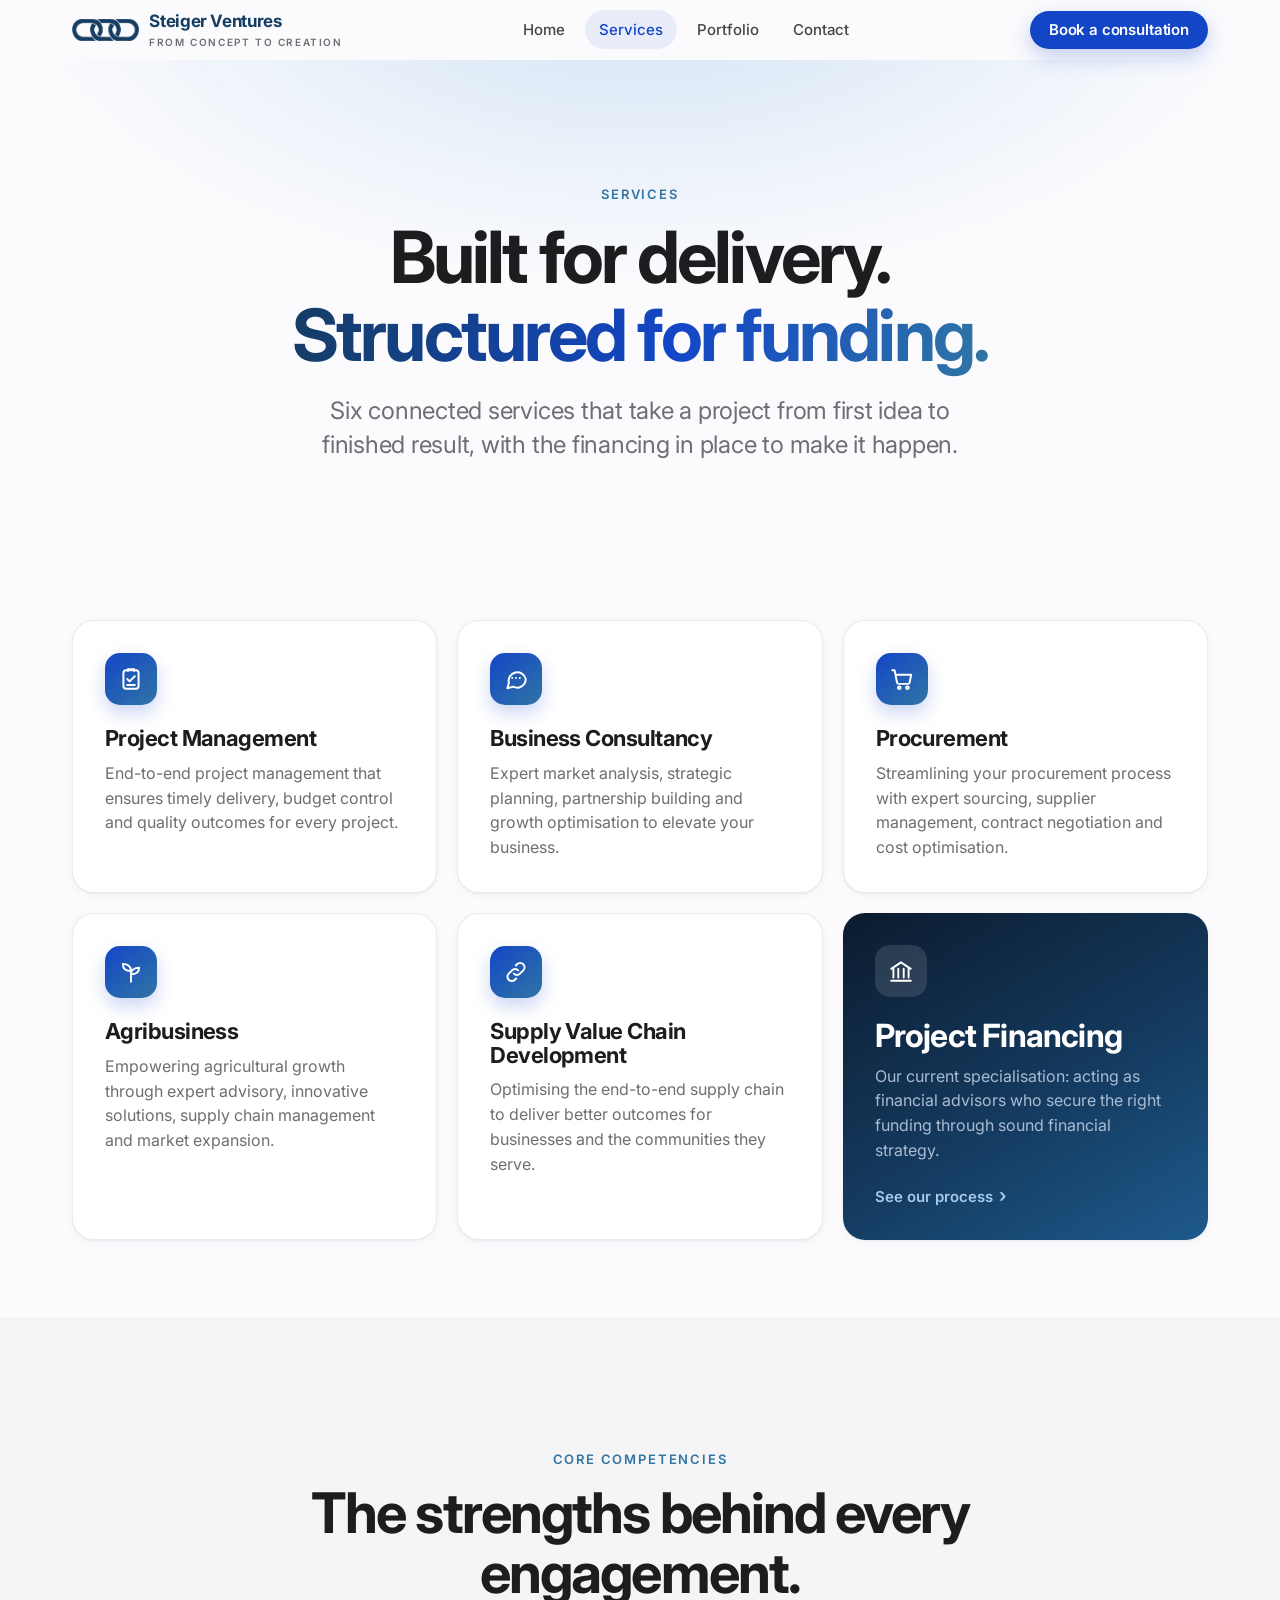
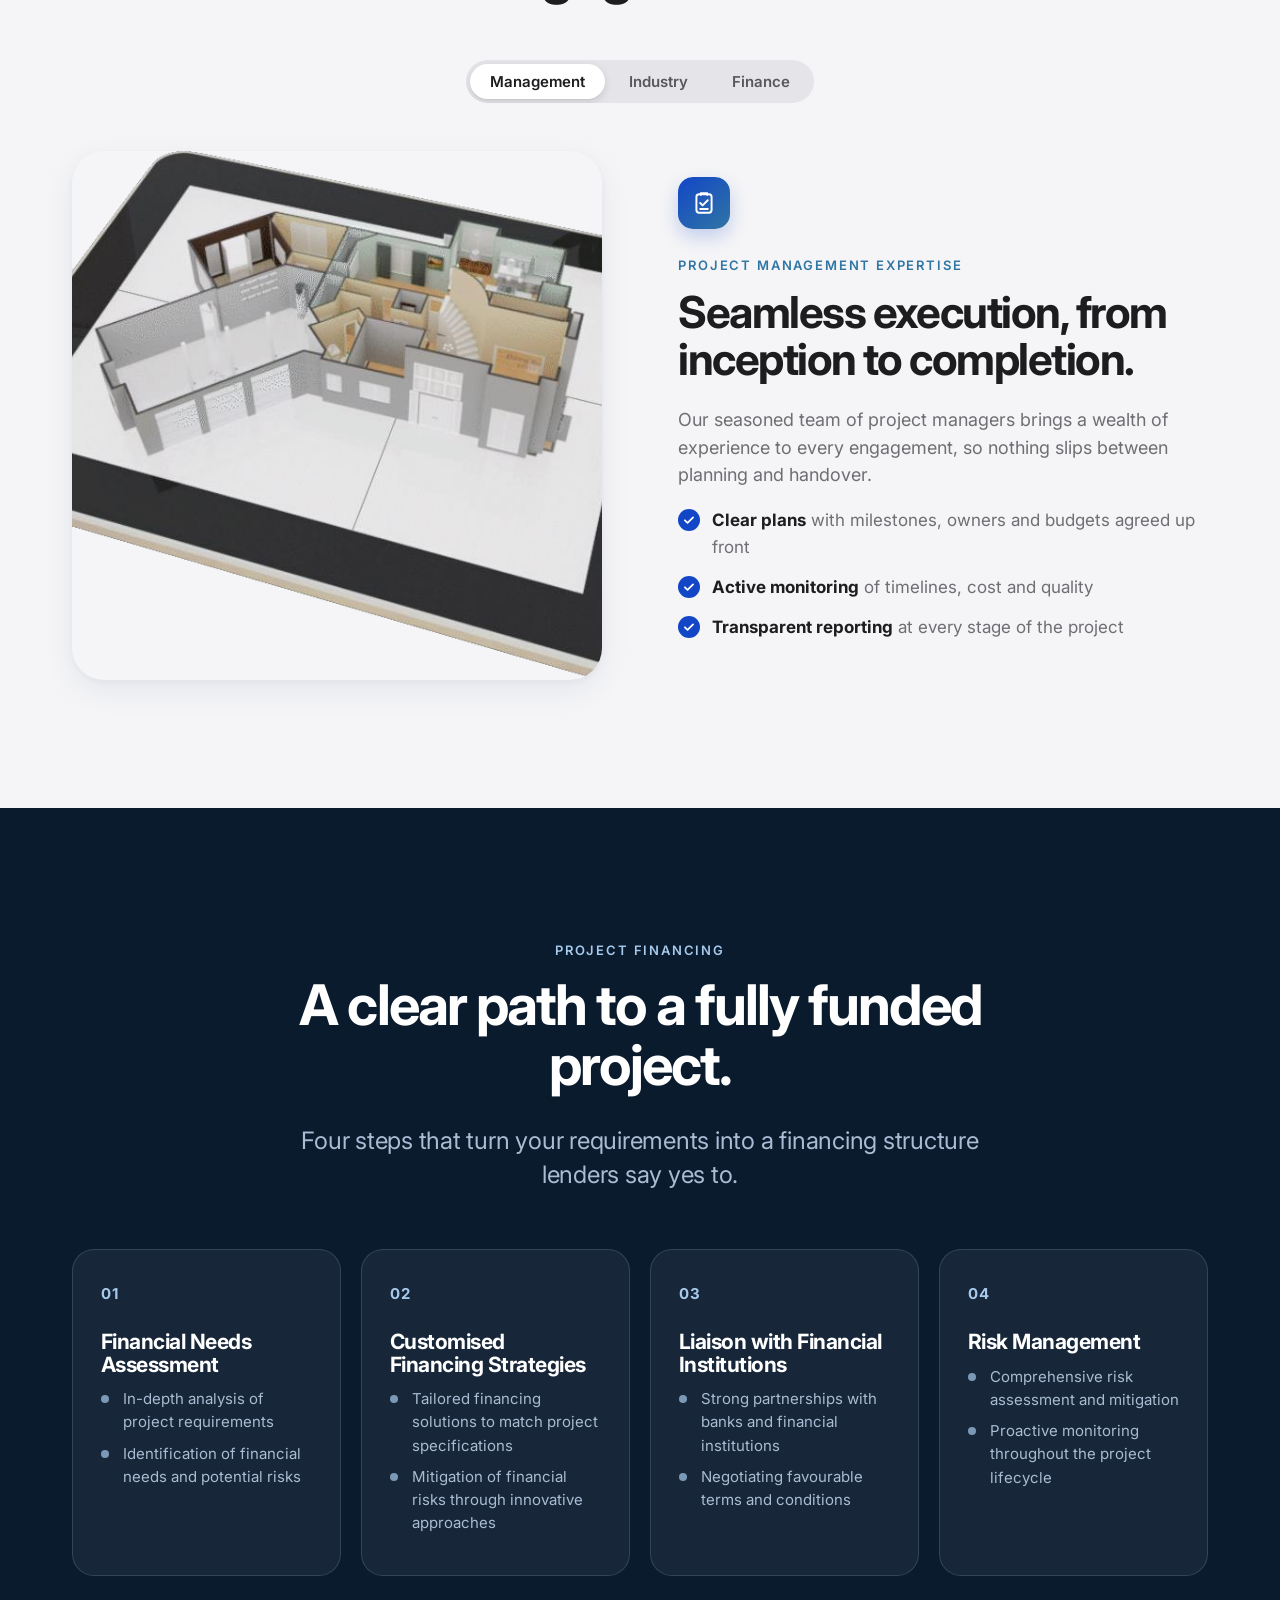
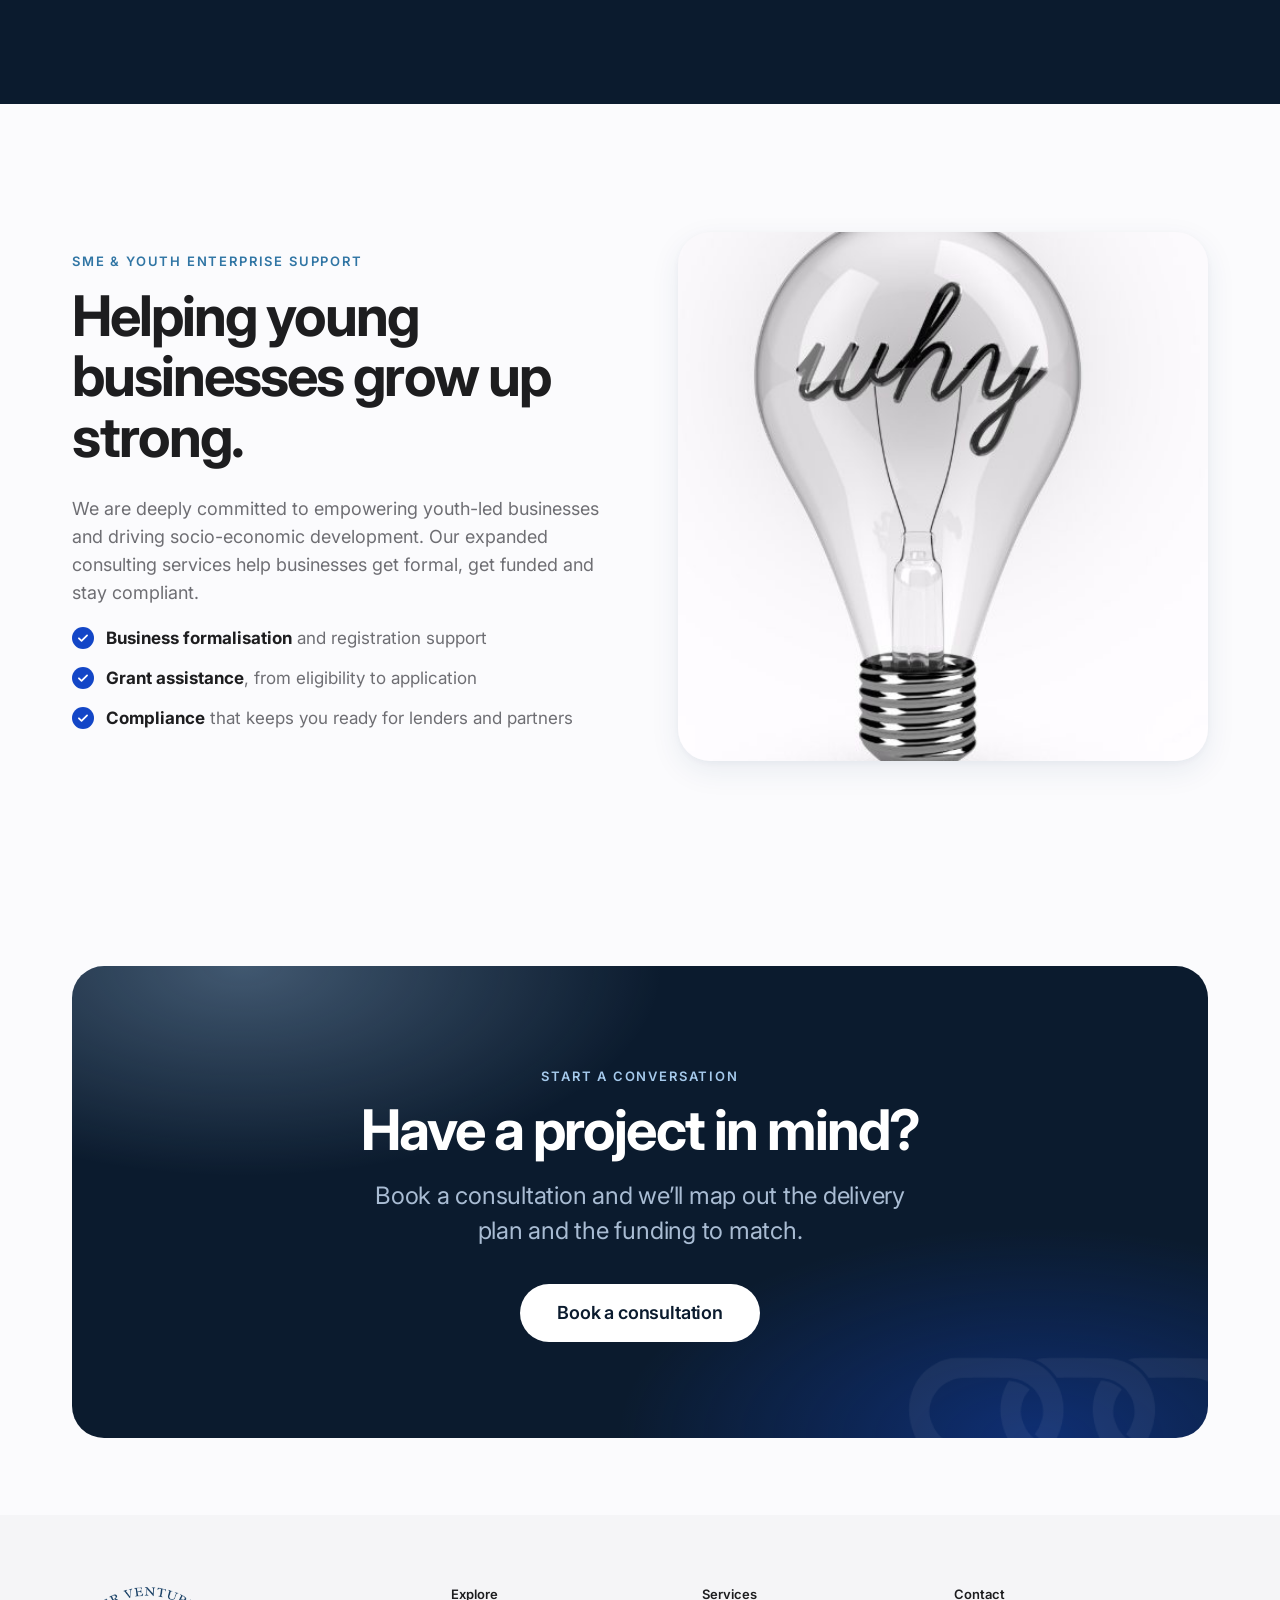
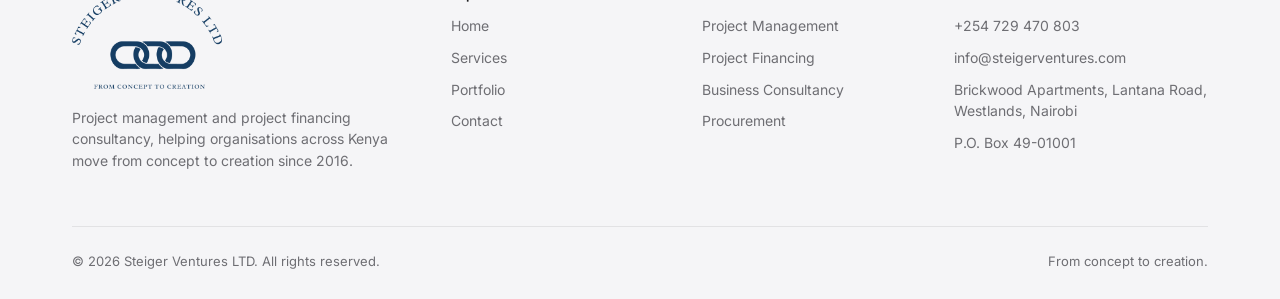
<file: services.html>
<!DOCTYPE html>
<html lang="en">
<head>
  <meta charset="utf-8">
  <meta name="viewport" content="width=device-width, initial-scale=1, viewport-fit=cover">
  <title>Services | Steiger Ventures</title>
  <meta name="description" content="Project management, project financing, business consultancy, procurement, agribusiness and supply value chain development from Steiger Ventures, Nairobi.">
  <meta name="theme-color" content="#FBFBFD">
  <meta property="og:title" content="Services | Steiger Ventures">
  <meta property="og:description" content="Project management, project financing, business consultancy, procurement, agribusiness and supply value chain development from Steiger Ventures, Nairobi.">
  <meta property="og:type" content="website">
  <meta property="og:image" content="assets/img/team-meeting.jpg">
  <link rel="icon" type="image/png" href="assets/img/favicon.png">
  <link rel="apple-touch-icon" href="assets/img/apple-touch-icon.png">
  <link rel="preconnect" href="https://fonts.googleapis.com">
  <link rel="preconnect" href="https://fonts.gstatic.com" crossorigin>
  <link href="https://fonts.googleapis.com/css2?family=Inter:wght@400;500;600;700;800&display=swap" rel="stylesheet">
  <link rel="stylesheet" href="assets/css/styles.css">
</head>
<body>
  <a class="skip-link" href="#main">Skip to content</a>

  <header class="nav" role="banner">
    <div class="container">
      <a class="brand" href="index.html" aria-label="Steiger Ventures home">
        <img src="assets/img/mark-navy.png" alt="" width="67" height="22">
        <span>Steiger Ventures<small>From concept to creation</small></span>
      </a>
      <nav aria-label="Main">
        <ul class="nav-links">
        <li><a href="index.html">Home</a></li>
        <li><a href="services.html" aria-current="page">Services</a></li>
        <li><a href="portfolio.html">Portfolio</a></li>
        <li><a href="contact.html">Contact</a></li>
        <li class="mobile-cta"><a href="contact.html">Book a consultation</a></li>
        </ul>
      </nav>
      <a class="btn btn-primary nav-cta" href="contact.html">Book a consultation</a>
      <button class="nav-toggle" type="button" aria-label="Open menu" aria-expanded="false"><span></span><span></span></button>
    </div>
  </header>

  <main id="main">

    <section class="page-hero">
      <div class="container">
        <span class="eyebrow reveal">Services</span>
        <h1 class="h1 reveal d1">Built for delivery.<br><span class="gradient-text">Structured for funding.</span></h1>
        <p class="lead reveal d2">Six connected services that take a project from first idea to finished result, with the financing in place to make it happen.</p>
      </div>
    </section>

    <!-- SERVICE GRID -->
    <section class="section-tight">
      <div class="container">
        <div class="grid grid-3">
          <article class="card hover reveal" id="project-management">
            <div class="icon"><svg viewBox="0 0 24 24" fill="none" stroke="currentColor" stroke-width="1.8" stroke-linecap="round" stroke-linejoin="round" aria-hidden="true"><rect x="5" y="4" width="14" height="17" rx="2.5"/><path d="M9 4.5V3h6v1.5"/><path d="M8.5 12l2.2 2.2L15.5 9.5"/><path d="M8.5 17.5h7"/></svg></div>
            <h3>Project Management</h3>
            <p>End-to-end project management that ensures timely delivery, budget control and quality outcomes for every project.</p>
          </article>
          <article class="card hover reveal d1" id="consultancy">
            <div class="icon"><svg viewBox="0 0 24 24" fill="none" stroke="currentColor" stroke-width="1.8" stroke-linecap="round" stroke-linejoin="round" aria-hidden="true"><path d="M21 12a8 8 0 0 1-11.6 7.1L4 20.5l1.4-4.9A8 8 0 1 1 21 12z"/><path d="M8.5 11h.01M12 11h.01M15.5 11h.01"/></svg></div>
            <h3>Business Consultancy</h3>
            <p>Expert market analysis, strategic planning, partnership building and growth optimisation to elevate your business.</p>
          </article>
          <article class="card hover reveal d2" id="procurement">
            <div class="icon"><svg viewBox="0 0 24 24" fill="none" stroke="currentColor" stroke-width="1.8" stroke-linecap="round" stroke-linejoin="round" aria-hidden="true"><path d="M3 4h2.2l2.2 11.2a1.5 1.5 0 0 0 1.5 1.3h8.6a1.5 1.5 0 0 0 1.5-1.2L20.5 8H6.1"/><circle cx="9.5" cy="20" r="1.2"/><circle cx="17" cy="20" r="1.2"/></svg></div>
            <h3>Procurement</h3>
            <p>Streamlining your procurement process with expert sourcing, supplier management, contract negotiation and cost optimisation.</p>
          </article>
          <article class="card hover reveal" id="agribusiness">
            <div class="icon"><svg viewBox="0 0 24 24" fill="none" stroke="currentColor" stroke-width="1.8" stroke-linecap="round" stroke-linejoin="round" aria-hidden="true"><path d="M12 21V11"/><path d="M12 11C12 7 9 4.5 4.5 4.5 4.5 9 7.5 11 12 11z"/><path d="M12 14c0-3.5 3-6 7.5-6 0 4-3 6-7.5 6z"/></svg></div>
            <h3>Agribusiness</h3>
            <p>Empowering agricultural growth through expert advisory, innovative solutions, supply chain management and market expansion.</p>
          </article>
          <article class="card hover reveal d1" id="value-chain">
            <div class="icon"><svg viewBox="0 0 24 24" fill="none" stroke="currentColor" stroke-width="1.8" stroke-linecap="round" stroke-linejoin="round" aria-hidden="true"><path d="M10 13.5a4 4 0 0 0 5.7 0l3-3a4 4 0 0 0-5.7-5.7l-1.2 1.2"/><path d="M14 10.5a4 4 0 0 0-5.7 0l-3 3a4 4 0 0 0 5.7 5.7l1.2-1.2"/></svg></div>
            <h3>Supply Value Chain Development</h3>
            <p>Optimising the end-to-end supply chain to deliver better outcomes for businesses and the communities they serve.</p>
          </article>
          <article class="card feature reveal d2">
            <div class="icon"><svg viewBox="0 0 24 24" fill="none" stroke="currentColor" stroke-width="1.8" stroke-linecap="round" stroke-linejoin="round" aria-hidden="true"><path d="M3 10l9-6 9 6"/><path d="M5 10v8M9.5 10v8M14.5 10v8M19 10v8"/><path d="M3 21h18"/></svg></div>
            <h3>Project Financing</h3>
            <p>Our current specialisation: acting as financial advisors who secure the right funding through sound financial strategy.</p>
            <a class="link-arrow" href="#project-financing">See our process</a>
          </article>
        </div>
      </div>
    </section>

    <!-- CORE COMPETENCIES: segmented control -->
    <section class="section bg-gray">
      <div class="container">
        <div class="section-head reveal">
          <span class="eyebrow">Core competencies</span>
          <h2 class="h2">The strengths behind every engagement.</h2>
        </div>
        <div class="center"><div class="segmented" role="tablist" aria-label="Core competencies" data-tabs>
          <button type="button" role="tab" id="pm-tab" aria-controls="pm-panel" aria-selected="true">Management</button>
          <button type="button" role="tab" id="insight-tab" aria-controls="insight-panel" aria-selected="false" tabindex="-1">Industry</button>
          <button type="button" role="tab" id="finance-tab" aria-controls="finance-panel" aria-selected="false" tabindex="-1">Finance</button>
        </div></div>
        <div class="reveal">

          <div class="tab-panel" id="pm-panel" role="tabpanel" aria-labelledby="pm-tab">
            <div class="split">
              <div class="split-media square"><img src="assets/img/tablet-plan.png" alt="Tablet showing a 3D floor plan of a building project" loading="lazy"></div>
              <div class="split-body">
                <div class="icon"><svg viewBox="0 0 24 24" fill="none" stroke="currentColor" stroke-width="1.8" stroke-linecap="round" stroke-linejoin="round" aria-hidden="true"><rect x="5" y="4" width="14" height="17" rx="2.5"/><path d="M9 4.5V3h6v1.5"/><path d="M8.5 12l2.2 2.2L15.5 9.5"/><path d="M8.5 17.5h7"/></svg></div>
                <span class="eyebrow">Project management expertise</span>
                <h3 class="h2" style="font-size:clamp(28px,3.6vw,44px)">Seamless execution, from inception to completion.</h3>
                <p>Our seasoned team of project managers brings a wealth of experience to every engagement, so nothing slips between planning and handover.</p>
                <ul class="checks">
              <li><strong>Clear plans</strong> with milestones, owners and budgets agreed up front</li>
              <li><strong>Active monitoring</strong> of timelines, cost and quality</li>
              <li><strong>Transparent reporting</strong> at every stage of the project</li>
                </ul>
              </div>
            </div>
          </div>

          <div class="tab-panel" id="insight-panel" role="tabpanel" aria-labelledby="insight-tab" hidden>
            <div class="split">
              <div class="split-media square"><img src="assets/img/handshake.jpg" alt="Business handshake surrounded by industry icons" loading="lazy"></div>
              <div class="split-body">
                <div class="icon"><svg viewBox="0 0 24 24" fill="none" stroke="currentColor" stroke-width="1.8" stroke-linecap="round" stroke-linejoin="round" aria-hidden="true"><circle cx="12" cy="12" r="8.5"/><circle cx="12" cy="12" r="4.5"/><circle cx="12" cy="12" r="1"/></svg></div>
                <span class="eyebrow">Industry insight</span>
                <h3 class="h2" style="font-size:clamp(28px,3.6vw,44px)">Solutions shaped by the sector you work in.</h3>
                <p>With a deep understanding of diverse industries, we tailor our solutions to meet the unique needs and challenges of each sector.</p>
                <ul class="checks">
              <li><strong>Construction</strong>, Procurement and Consultancy</li>
              <li><strong>Agriculture</strong> and Agribusiness</li>
              <li><strong>Renewable Energy</strong> and Mining</li>
                </ul>
              </div>
            </div>
          </div>

          <div class="tab-panel" id="finance-panel" role="tabpanel" aria-labelledby="finance-tab" hidden>
            <div class="split">
              <div class="split-media square"><img src="assets/img/time-value.jpg" alt="Alarm clock beside a jar of coins with a growing plant" loading="lazy"></div>
              <div class="split-body">
                <div class="icon"><svg viewBox="0 0 24 24" fill="none" stroke="currentColor" stroke-width="1.8" stroke-linecap="round" stroke-linejoin="round" aria-hidden="true"><path d="M4 20V4"/><path d="M4 20h16"/><path d="M8 16l3.5-4.5 3 2.5L20 7"/></svg></div>
                <span class="eyebrow">Financial acumen</span>
                <h3 class="h2" style="font-size:clamp(28px,3.6vw,44px)">Optimised financing structures, strategically built.</h3>
                <p>Our financial advisors are adept at navigating complex financial landscapes, offering strategic insights to optimise project financing structures.</p>
                <ul class="checks">
              <li><strong>Debt and grant</strong> funding strategies</li>
              <li><strong>Lender-ready</strong> documentation and negotiation</li>
              <li><strong>Risk-aware</strong> structures that protect cash flow</li>
                </ul>
              </div>
            </div>
          </div>
        </div>
      </div>
    </section>

    <!-- PROJECT FINANCING PROCESS (dark) -->
    <section class="section bg-ink" id="project-financing">
      <div class="container">
        <div class="section-head reveal">
          <span class="eyebrow">Project financing</span>
          <h2 class="h2">A clear path to a fully funded project.</h2>
          <p class="lead">Four steps that turn your requirements into a financing structure lenders say yes to.</p>
        </div>
        <div class="steps">
          <div class="step reveal">
            <h3>Financial Needs Assessment</h3>
            <ul><li>In-depth analysis of project requirements</li><li>Identification of financial needs and potential risks</li></ul>
          </div>
          <div class="step reveal d1">
            <h3>Customised Financing Strategies</h3>
            <ul><li>Tailored financing solutions to match project specifications</li><li>Mitigation of financial risks through innovative approaches</li></ul>
          </div>
          <div class="step reveal d2">
            <h3>Liaison with Financial Institutions</h3>
            <ul><li>Strong partnerships with banks and financial institutions</li><li>Negotiating favourable terms and conditions</li></ul>
          </div>
          <div class="step reveal d3">
            <h3>Risk Management</h3>
            <ul><li>Comprehensive risk assessment and mitigation</li><li>Proactive monitoring throughout the project lifecycle</li></ul>
          </div>
        </div>
      </div>
    </section>

    <!-- YOUTH & SME SUPPORT -->
    <section class="section">
      <div class="container split reverse">
        <div class="split-media square reveal"><img src="assets/img/idea-bulb.jpg" alt="Light bulb with the word why inside" width="480" height="595" loading="lazy"></div>
        <div class="split-body reveal d1">
          <span class="eyebrow">SME &amp; youth enterprise support</span>
          <h2 class="h2">Helping young businesses grow up strong.</h2>
          <p>We are deeply committed to empowering youth-led businesses and driving socio-economic development. Our expanded consulting services help businesses get formal, get funded and stay compliant.</p>
          <ul class="checks">
            <li><strong>Business formalisation</strong> and registration support</li>
            <li><strong>Grant assistance</strong>, from eligibility to application</li>
            <li><strong>Compliance</strong> that keeps you ready for lenders and partners</li>
          </ul>
        </div>
      </div>
    </section>

    <section class="section-tight">
      <div class="container">
        <div class="cta-banner reveal">
          <img class="mark-bg" src="assets/img/mark-white.png" alt="">
          <span class="eyebrow">Start a conversation</span>
          <h2 class="h2">Have a project in mind?</h2>
          <p class="lead">Book a consultation and we’ll map out the delivery plan and the funding to match.</p>
          <a class="btn btn-light btn-lg" href="contact.html">Book a consultation</a>
        </div>
      </div>
    </section>
  </main>

  <footer class="footer" role="contentinfo">
    <div class="container">
      <div class="footer-grid">
        <div>
          <img class="brand-logo" src="assets/img/logo-navy.png" alt="Steiger Ventures LTD, from concept to creation" width="150" height="101">
          <p>Project management and project financing consultancy, helping organisations across Kenya move from concept to creation since 2016.</p>
        </div>
        <div>
          <h4>Explore</h4>
          <ul>
            <li><a href="index.html">Home</a></li>
            <li><a href="services.html">Services</a></li>
            <li><a href="portfolio.html">Portfolio</a></li>
            <li><a href="contact.html">Contact</a></li>
          </ul>
        </div>
        <div>
          <h4>Services</h4>
          <ul>
            <li><a href="services.html#project-management">Project Management</a></li>
            <li><a href="services.html#project-financing">Project Financing</a></li>
            <li><a href="services.html#consultancy">Business Consultancy</a></li>
            <li><a href="services.html#procurement">Procurement</a></li>
          </ul>
        </div>
        <div>
          <h4>Contact</h4>
          <ul>
            <li><a href="tel:+254729470803">+254 729 470 803</a></li>
            <li><a href="mailto:info@steigerventures.com">info@steigerventures.com</a></li>
            <li>Brickwood Apartments, Lantana Road,<br>Westlands, Nairobi</li>
            <li>P.O. Box 49-01001</li>
          </ul>
        </div>
      </div>
      <div class="footer-bottom">
        <span>© <span data-year>2026</span> Steiger Ventures LTD. All rights reserved.</span>
        <span>From concept to creation.</span>
      </div>
    </div>
  </footer>

  <script src="assets/js/main.js" defer></script>
</body>
</html>
</file>
<file: assets/css/styles.css>
/* ==========================================================================
   Steiger Ventures LTD — website v1
   Design language: iOS / Apple product pages, built on the Steiger brand
   palette from the Project Financing Profile.
   Every pattern maps to an Elementor (free) widget; see DESIGN.md.
   ========================================================================== */

/* ---------- 1. Design tokens (= Elementor Site Settings > Global Colors/Fonts) */
:root {
  /* Brand (sampled from the company profile) */
  --navy: #153D63;        /* headings, primary dark            */
  --ink: #0B1B2E;         /* deepest navy, dark sections       */
  --royal: #1346C7;       /* logo blue, primary action         */
  --royal-hover: #0F3AA8;
  --steel: #3075A4;       /* secondary accent, links on light  */
  --sky: #A6CAEC;         /* light brand blue, page accents    */
  --mist: #EAF2FB;        /* sky tint for soft panels          */

  /* Neutrals (Apple-style) */
  --bg: #FBFBFD;
  --surface: #FFFFFF;
  --gray: #F5F5F7;
  --text: #1D1D1F;
  --muted: #6E6E73;
  --line: rgba(0, 0, 0, 0.08);

  /* Type */
  --font: "Inter", -apple-system, BlinkMacSystemFont, "SF Pro Display", "Segoe UI", Roboto, Helvetica, Arial, sans-serif;

  /* Shape & depth */
  --r-sm: 14px;
  --r-md: 22px;
  --r-lg: 32px;
  --shadow-sm: 0 1px 2px rgba(16, 24, 40, .04), 0 2px 8px rgba(16, 24, 40, .04);
  --shadow-md: 0 10px 30px rgba(21, 61, 99, .08), 0 2px 6px rgba(21, 61, 99, .04);
  --shadow-lg: 0 30px 60px rgba(21, 61, 99, .14);

  /* Layout */
  --container: 1180px;
  --gutter: 22px;
  --section: clamp(72px, 10vw, 128px);
  --nav-h: 60px;
  --ease: cubic-bezier(.25, .1, .25, 1);
}

/* ---------- 2. Base */
*, *::before, *::after { box-sizing: border-box; }
html { scroll-behavior: smooth; -webkit-text-size-adjust: 100%; }
body {
  margin: 0;
  font-family: var(--font);
  font-size: 17px;
  line-height: 1.55;
  color: var(--text);
  background: var(--bg);
  -webkit-font-smoothing: antialiased;
  -moz-osx-font-smoothing: grayscale;
  overflow-x: hidden;
}
img { max-width: 100%; height: auto; display: block; }
a { color: var(--steel); text-decoration: none; transition: color .2s var(--ease); }
a:hover { color: var(--royal); }
h1, h2, h3, h4 { margin: 0 0 .5em; color: var(--text); font-weight: 700; letter-spacing: -0.025em; line-height: 1.08; }
p { margin: 0 0 1em; }
ul { margin: 0; padding: 0; }
:focus-visible { outline: 3px solid var(--sky); outline-offset: 3px; border-radius: 8px; }
.skip-link { position: absolute; left: -999px; top: 8px; background: var(--ink); color: #fff; padding: 10px 16px; border-radius: 999px; z-index: 1000; }
.skip-link:focus { left: 12px; color: #fff; }

.container { width: 100%; max-width: var(--container); margin: 0 auto; padding: 0 var(--gutter); }
.container-narrow { max-width: 820px; }
.section { padding: var(--section) 0; }
.section-tight { padding: calc(var(--section) * .6) 0; }
.bg-gray { background: var(--gray); }
.bg-mist { background: var(--mist); }
.bg-white { background: var(--surface); }
.bg-ink { background: var(--ink); color: #D6E2F0; }
.bg-ink h1, .bg-ink h2, .bg-ink h3, .bg-ink h4 { color: #fff; }
.center { text-align: center; }

/* ---------- 3. Typography scale */
.eyebrow {
  display: inline-block;
  font-size: 13px; font-weight: 600; letter-spacing: .14em; text-transform: uppercase;
  color: var(--steel); margin-bottom: 14px;
}
.bg-ink .eyebrow { color: var(--sky); }
.display { font-size: clamp(44px, 8vw, 96px); font-weight: 800; letter-spacing: -0.045em; line-height: 1.0; }
.h1 { font-size: clamp(40px, 6vw, 72px); letter-spacing: -0.04em; }
.h2 { font-size: clamp(32px, 4.6vw, 56px); letter-spacing: -0.035em; }
.h3 { font-size: clamp(22px, 2.4vw, 28px); letter-spacing: -0.02em; }
.lead { font-size: clamp(19px, 2vw, 24px); line-height: 1.45; color: var(--muted); font-weight: 400; letter-spacing: -0.01em; }
.bg-ink .lead { color: #A9BCD3; }
.muted { color: var(--muted); }
.gradient-text {
  background: linear-gradient(100deg, var(--navy) 0%, var(--royal) 55%, var(--steel) 100%);
  -webkit-background-clip: text; background-clip: text; color: transparent;
}
.section-head { max-width: 760px; margin: 0 auto 56px; text-align: center; }
.section-head.left { margin-left: 0; text-align: left; }
.section-head .lead { margin-top: 18px; }

/* ---------- 4. Buttons (= Elementor Button widget, global style) */
.btn {
  display: inline-flex; align-items: center; justify-content: center; gap: 8px;
  min-height: 50px; padding: 0 28px;
  font: 600 17px/1 var(--font); letter-spacing: -0.01em;
  border-radius: 999px; border: 1px solid transparent; cursor: pointer;
  transition: background .25s var(--ease), color .25s var(--ease), transform .25s var(--ease), box-shadow .25s var(--ease);
}
.btn:active { transform: scale(.97); }
.btn-primary { background: var(--royal); color: #fff; box-shadow: 0 8px 20px rgba(19, 70, 199, .25); }
.btn-primary:hover { background: var(--royal-hover); color: #fff; box-shadow: 0 12px 28px rgba(19, 70, 199, .32); }
.btn-light { background: #fff; color: var(--ink); }
.btn-light:hover { background: var(--mist); color: var(--ink); }
.btn-ghost { background: transparent; color: var(--royal); border-color: rgba(19, 70, 199, .3); }
.btn-ghost:hover { background: rgba(19, 70, 199, .06); color: var(--royal); }
.btn-lg { min-height: 58px; padding: 0 36px; font-size: 18px; }
.btn-block { width: 100%; }
.link-arrow { font-weight: 600; display: inline-flex; align-items: center; gap: 6px; }
.link-arrow::after { content: "›"; font-size: 1.25em; line-height: 1; transition: transform .2s var(--ease); }
.link-arrow:hover::after { transform: translateX(3px); }

/* ---------- 5. Navigation (frosted glass, iOS style) */
.nav {
  position: sticky; top: 0; z-index: 100;
  height: var(--nav-h);
  background: rgba(251, 251, 253, .72);
  -webkit-backdrop-filter: saturate(180%) blur(20px);
  backdrop-filter: saturate(180%) blur(20px);
  border-bottom: 1px solid transparent;
  transition: border-color .3s var(--ease), background .3s var(--ease);
}
.nav.scrolled { border-bottom-color: var(--line); background: rgba(251, 251, 253, .82); }
.nav .container { height: 100%; display: flex; align-items: center; justify-content: space-between; gap: 24px; }
.brand { display: flex; align-items: center; gap: 10px; color: var(--navy); font-weight: 700; letter-spacing: -0.02em; font-size: 17px; }
.brand:hover { color: var(--navy); }
.brand img { height: 22px; width: auto; }
.brand small { display: block; font-size: 10px; font-weight: 600; letter-spacing: .16em; color: var(--muted); text-transform: uppercase; margin-top: 1px; }
.nav-links { display: flex; align-items: center; gap: 6px; list-style: none; }
.nav-links a {
  display: block; padding: 8px 14px; border-radius: 999px;
  color: var(--text); font-size: 15px; font-weight: 500; opacity: .82;
}
.nav-links a:hover { opacity: 1; background: rgba(0, 0, 0, .04); color: var(--text); }
.nav-links a[aria-current="page"] { opacity: 1; background: rgba(19, 70, 199, .08); color: var(--royal); }
.nav-cta { min-height: 38px; padding: 0 18px; font-size: 15px; }
.nav-toggle {
  display: none; width: 44px; height: 44px; border: 0; background: transparent; cursor: pointer;
  border-radius: 12px; position: relative;
}
.nav-toggle span { position: absolute; left: 12px; right: 12px; height: 2px; background: var(--text); border-radius: 2px; transition: transform .3s var(--ease), opacity .2s; }
.nav-toggle span:nth-child(1) { top: 17px; }
.nav-toggle span:nth-child(2) { top: 25px; }
.nav-open .nav-toggle span:nth-child(1) { transform: translateY(4px) rotate(45deg); }
.nav-open .nav-toggle span:nth-child(2) { transform: translateY(-4px) rotate(-45deg); }

/* ---------- 6. Hero */
.hero {
  position: relative; overflow: hidden;
  padding: clamp(72px, 12vw, 150px) 0 0;
  text-align: center;
  background:
    radial-gradient(1000px 520px at 50% -10%, rgba(166, 202, 236, .55), transparent 70%),
    radial-gradient(700px 420px at 90% 30%, rgba(19, 70, 199, .10), transparent 70%),
    var(--bg);
}
.hero .eyebrow { margin-bottom: 22px; }
.hero h1 { max-width: 980px; margin: 0 auto 26px; }
.hero .lead { max-width: 640px; margin: 0 auto 40px; }
.hero-note { display: block; margin-top: 18px; font-size: 14px; color: var(--muted); }
.hero-visual {
  position: relative; margin: clamp(56px, 8vw, 88px) auto 0; max-width: 1080px;
}
.hero-visual .frame {
  border-radius: var(--r-lg) var(--r-lg) 0 0; overflow: hidden;
  box-shadow: var(--shadow-lg);
  aspect-ratio: 16 / 8;
  background: var(--ink);
}
.hero-visual .frame img { width: 100%; height: 100%; object-fit: cover; }
.float-card {
  position: absolute; z-index: 2;
  display: flex; align-items: center; gap: 12px;
  padding: 14px 18px; border-radius: 18px; text-align: left;
  background: rgba(255, 255, 255, .78);
  -webkit-backdrop-filter: blur(18px) saturate(180%); backdrop-filter: blur(18px) saturate(180%);
  border: 1px solid rgba(255, 255, 255, .6);
  box-shadow: var(--shadow-md);
  font-size: 14px; color: var(--muted); line-height: 1.3;
}
.float-card strong { display: block; color: var(--ink); font-size: 18px; letter-spacing: -0.02em; }
.float-card .dot { width: 40px; height: 40px; border-radius: 12px; display: grid; place-items: center; background: var(--royal); color: #fff; flex: none; }
.float-card.one { left: -18px; top: 18%; }
.float-card.two { right: -18px; top: 46%; }

/* Page hero (inner pages) */
.page-hero { padding: clamp(64px, 10vw, 120px) 0 clamp(48px, 7vw, 80px); text-align: center;
  background: radial-gradient(900px 460px at 50% -20%, rgba(166, 202, 236, .5), transparent 70%), var(--bg); }
.page-hero h1 { margin-bottom: 20px; }
.page-hero .lead { max-width: 680px; margin: 0 auto; }

/* ---------- 7. Stats (= Elementor Counter widget) */
.stats { display: grid; grid-template-columns: repeat(4, 1fr); gap: 18px; }
.stat { background: var(--surface); border-radius: var(--r-md); padding: 28px 24px; box-shadow: var(--shadow-sm); }
.stat .num { font-size: clamp(34px, 4vw, 48px); font-weight: 800; letter-spacing: -0.04em; color: var(--navy); line-height: 1; }
.stat .label { margin-top: 10px; font-size: 15px; color: var(--muted); }

/* ---------- 8. Split (image + text) */
.split { display: grid; grid-template-columns: 1fr 1fr; gap: clamp(32px, 6vw, 88px); align-items: center; }
.split.reverse .split-media { order: 2; }
.split-media { border-radius: var(--r-lg); overflow: hidden; box-shadow: var(--shadow-md); background: var(--gray); }
.split-media img { width: 100%; height: 100%; object-fit: cover; }
.split-media.tall { aspect-ratio: 4 / 5; }
.split-media.square { aspect-ratio: 1 / 1; }
.split-body p { color: var(--muted); font-size: 18px; }
.chips { display: flex; flex-wrap: wrap; gap: 10px; margin: 26px 0 32px; list-style: none; }
.chip { padding: 8px 16px; border-radius: 999px; background: var(--mist); color: var(--navy); font-size: 14px; font-weight: 600; }
.bg-ink .chip { background: rgba(166, 202, 236, .14); color: #fff; }

/* ---------- 9. Cards & bento grid (= Elementor Container grid + Icon Box) */
.grid { display: grid; gap: 20px; }
.grid-2 { grid-template-columns: repeat(2, 1fr); }
.grid-3 { grid-template-columns: repeat(3, 1fr); }
.grid-4 { grid-template-columns: repeat(4, 1fr); }
.card {
  position: relative; display: flex; flex-direction: column;
  background: var(--surface); border-radius: var(--r-md); padding: 32px;
  box-shadow: var(--shadow-sm); border: 1px solid var(--line);
  transition: transform .35s var(--ease), box-shadow .35s var(--ease);
  color: var(--text);
}
a.card:hover, .card.hover:hover { transform: translateY(-4px); box-shadow: var(--shadow-md); color: var(--text); }
.card h3 { font-size: 22px; margin-bottom: 10px; }
.card p { color: var(--muted); font-size: 16px; margin-bottom: 0; }
.card .link-arrow { margin-top: auto; padding-top: 22px; color: var(--royal); font-size: 15px; }
.icon {
  width: 52px; height: 52px; border-radius: 15px; display: grid; place-items: center;
  background: linear-gradient(140deg, var(--royal), var(--steel)); color: #fff; margin-bottom: 22px;
  box-shadow: 0 8px 18px rgba(19, 70, 199, .22);
}
.icon svg { width: 26px; height: 26px; }
.icon.soft { background: var(--mist); color: var(--royal); box-shadow: none; }

.bento { display: grid; grid-template-columns: repeat(6, 1fr); gap: 20px; }
.bento .card { min-height: 260px; }
.bento .span-2 { grid-column: span 2; }
.bento .span-3 { grid-column: span 3; }
.bento .span-4 { grid-column: span 4; }
.card.feature {
  background: linear-gradient(150deg, var(--ink) 0%, var(--navy) 60%, #1E5A8C 100%);
  color: #D6E2F0; border: 0;
}
.card.feature h3 { color: #fff; font-size: clamp(24px, 2.6vw, 32px); }
.card.feature p { color: #A9BCD3; }
.card.feature .link-arrow { color: var(--sky); }
.card.feature .icon { background: rgba(255, 255, 255, .12); box-shadow: none; }
.card.sky { background: linear-gradient(160deg, #fff 0%, var(--mist) 100%); }

/* ---------- 10. Industries strip */
.industries { display: grid; grid-template-columns: repeat(6, 1fr); gap: 14px; }
.industry { text-align: center; padding: 26px 12px; border-radius: var(--r-md); background: var(--surface); border: 1px solid var(--line); }
.industry .icon { margin: 0 auto 14px; }
.industry span { font-weight: 600; font-size: 15px; letter-spacing: -0.01em; }

/* ---------- 11. Process steps */
.steps { display: grid; grid-template-columns: repeat(4, 1fr); gap: 20px; counter-reset: step; }
.step { position: relative; padding: 32px 28px; border-radius: var(--r-md); background: rgba(255, 255, 255, .05); border: 1px solid rgba(166, 202, 236, .18); }
.step::before {
  counter-increment: step; content: "0" counter(step);
  display: block; font-size: 15px; font-weight: 700; letter-spacing: .08em; color: var(--sky); margin-bottom: 26px;
}
.step h3 { font-size: 21px; }
.step ul { list-style: none; color: #A9BCD3; font-size: 15px; }
.step li { padding-left: 22px; position: relative; margin-bottom: 8px; }
.step li::before { content: ""; position: absolute; left: 0; top: .55em; width: 8px; height: 8px; border-radius: 50%; background: var(--sky); opacity: .7; }

/* Check list */
.checks { list-style: none; }
.checks li { position: relative; padding-left: 34px; margin-bottom: 14px; color: var(--muted); }
.checks li strong { color: var(--text); }
.checks li::before {
  content: ""; position: absolute; left: 0; top: 2px; width: 22px; height: 22px; border-radius: 50%;
  background: var(--royal) url("data:image/svg+xml,%3Csvg xmlns='http://www.w3.org/2000/svg' viewBox='0 0 24 24' fill='none' stroke='white' stroke-width='3' stroke-linecap='round' stroke-linejoin='round'%3E%3Cpath d='M5 12.5l4.5 4.5L19 7.5'/%3E%3C/svg%3E") center / 14px no-repeat;
}

/* ---------- 12. Segmented control + panels (= Elementor Tabs widget) */
.segmented {
  display: inline-flex; gap: 4px; padding: 4px; border-radius: 999px;
  background: rgba(118, 118, 128, .12); margin: 0 auto 48px; max-width: 100%; overflow-x: auto;
  scrollbar-width: none;
}
.segmented::-webkit-scrollbar { display: none; }
.segmented button {
  border: 0; background: transparent; cursor: pointer; white-space: nowrap;
  padding: 10px 20px; border-radius: 999px; font: 600 15px/1 var(--font); color: var(--text); opacity: .7;
  transition: background .25s var(--ease), box-shadow .25s var(--ease), opacity .2s;
}
.segmented button[aria-selected="true"] { background: #fff; opacity: 1; box-shadow: 0 3px 8px rgba(0, 0, 0, .12), 0 1px 1px rgba(0, 0, 0, .04); }
.tab-panel[hidden] { display: none; }
.tab-panel { animation: fadeUp .45s var(--ease); }

/* ---------- 13. Case studies */
.case { padding: 0; overflow: hidden; }
.case-media { aspect-ratio: 16 / 10; overflow: hidden; background: var(--mist); }
.case-media img { width: 100%; height: 100%; object-fit: cover; transition: transform .6s var(--ease); }
.case:hover .case-media img { transform: scale(1.04); }
.case-body { padding: 28px 30px 32px; display: flex; flex-direction: column; flex: 1; }
.case-amount { font-size: clamp(36px, 4vw, 46px); font-weight: 800; letter-spacing: -0.04em; color: var(--royal); line-height: 1; margin-bottom: 6px; }
.case-tag { display: inline-block; align-self: flex-start; font-size: 12px; font-weight: 700; letter-spacing: .1em; text-transform: uppercase; color: var(--steel); background: var(--mist); padding: 6px 12px; border-radius: 999px; margin-bottom: 18px; }

/* ---------- 14. Testimonials (= Elementor Testimonial widget) */
.quote { margin: 0; background: var(--surface); border-radius: var(--r-md); padding: 34px; border: 1px solid var(--line); display: flex; flex-direction: column; }
.quote .mark { font-size: 64px; line-height: .6; color: var(--sky); font-weight: 800; height: 30px; }
.quote p { font-size: 17px; color: var(--text); flex: 1; }
.quote footer { display: flex; align-items: center; gap: 12px; margin-top: 18px; font-weight: 600; }
.avatar { width: 42px; height: 42px; border-radius: 50%; display: grid; place-items: center; background: var(--mist); color: var(--navy); font-weight: 700; font-size: 15px; flex: none; }
.quote footer small { display: block; font-weight: 400; color: var(--muted); font-size: 13px; }

/* ---------- 15. CTA banner */
.cta-banner {
  position: relative; overflow: hidden; text-align: center;
  border-radius: var(--r-lg); padding: clamp(56px, 8vw, 96px) var(--gutter);
  background:
    radial-gradient(600px 300px at 15% 0%, rgba(166, 202, 236, .35), transparent 70%),
    radial-gradient(600px 300px at 85% 100%, rgba(19, 70, 199, .45), transparent 70%),
    var(--ink);
  color: #D6E2F0;
}
.cta-banner h2 { color: #fff; max-width: 760px; margin: 0 auto 18px; }
.cta-banner .lead { color: #A9BCD3; max-width: 560px; margin: 0 auto 36px; }
.cta-banner .mark-bg { position: absolute; right: -40px; bottom: -30px; width: 340px; opacity: .06; pointer-events: none; }

/* ---------- 16. Contact */
.contact-cards { display: grid; grid-template-columns: repeat(4, 1fr); gap: 18px; }
.contact-card { text-align: left; }
.contact-card h3 { font-size: 19px; margin-bottom: 6px; }
.contact-card p { font-size: 15px; }
.contact-card { padding: 28px; }
.contact-card a.value { display: block; font-weight: 600; color: var(--royal); margin-top: 12px; overflow-wrap: break-word; font-size: 15px; }
.form-wrap { display: grid; grid-template-columns: 1.1fr .9fr; gap: 24px; align-items: stretch; }
.form-card { background: var(--surface); border-radius: var(--r-lg); padding: clamp(28px, 4vw, 44px); box-shadow: var(--shadow-md); }
.form-grid { display: grid; grid-template-columns: 1fr 1fr; gap: 16px; }
.field { display: flex; flex-direction: column; gap: 8px; }
.field.full { grid-column: 1 / -1; }
.field label { font-size: 14px; font-weight: 600; color: var(--text); }
.field input, .field select, .field textarea {
  width: 100%; font: 400 16px/1.4 var(--font); color: var(--text);
  background: var(--gray); border: 1px solid transparent; border-radius: var(--r-sm);
  padding: 14px 16px; transition: border-color .2s, background .2s, box-shadow .2s;
  -webkit-appearance: none; appearance: none;
}
.field select { background-image: url("data:image/svg+xml,%3Csvg xmlns='http://www.w3.org/2000/svg' viewBox='0 0 24 24' fill='none' stroke='%236E6E73' stroke-width='2'%3E%3Cpath d='M6 9l6 6 6-6'/%3E%3C/svg%3E"); background-repeat: no-repeat; background-position: right 14px center; background-size: 18px; padding-right: 42px; }
.field textarea { min-height: 140px; resize: vertical; }
.field input:focus, .field select:focus, .field textarea:focus { outline: none; background: #fff; border-color: var(--royal); box-shadow: 0 0 0 4px rgba(19, 70, 199, .12); }
.form-note { font-size: 13px; color: var(--muted); margin: 14px 0 0; }
.form-status { display: none; margin-top: 16px; padding: 14px 16px; border-radius: var(--r-sm); background: var(--mist); color: var(--navy); font-size: 15px; }
.form-status.show { display: block; }
.map-card { border-radius: var(--r-lg); overflow: hidden; box-shadow: var(--shadow-md); min-height: 420px; background: var(--gray); }
.map-card iframe { width: 100%; height: 100%; min-height: 420px; border: 0; display: block; }

/* FAQ (= Elementor Accordion / Toggle widget) */
.faq { max-width: 820px; margin: 0 auto; }
.faq details { background: var(--surface); border-radius: var(--r-md); border: 1px solid var(--line); margin-bottom: 12px; overflow: hidden; }
.faq summary { list-style: none; cursor: pointer; padding: 22px 26px; font-weight: 600; font-size: 18px; display: flex; justify-content: space-between; align-items: center; gap: 16px; }
.faq summary::-webkit-details-marker { display: none; }
.faq summary::after { content: "+"; font-size: 26px; font-weight: 400; color: var(--royal); transition: transform .3s var(--ease); line-height: 1; }
.faq details[open] summary::after { transform: rotate(45deg); }
.faq details p { padding: 0 26px 22px; margin: 0; color: var(--muted); }

/* ---------- 17. Footer */
.footer { background: var(--gray); padding: 72px 0 28px; font-size: 14px; color: var(--muted); }
.footer-grid { display: grid; grid-template-columns: 1.6fr 1fr 1fr 1.2fr; gap: 40px; padding-bottom: 40px; border-bottom: 1px solid var(--line); }
.footer .brand-logo { width: 150px; margin-bottom: 18px; }
.footer h4 { font-size: 13px; font-weight: 600; color: var(--text); letter-spacing: 0; margin-bottom: 14px; }
.footer ul { list-style: none; }
.footer li { margin-bottom: 10px; }
.footer a { color: var(--muted); }
.footer a:hover { color: var(--royal); }
.footer-bottom { display: flex; justify-content: space-between; flex-wrap: wrap; gap: 12px; padding-top: 24px; font-size: 13px; }

/* ---------- 18. Motion (= Elementor Motion Effects > Entrance Animation: Fade In Up) */
@keyframes fadeUp { from { opacity: 0; transform: translateY(24px); } to { opacity: 1; transform: none; } }
.js .reveal { opacity: 0; transform: translateY(28px); transition: opacity .8s var(--ease), transform .8s var(--ease); }
.js .reveal.in { opacity: 1; transform: none; }
.js .reveal.d1 { transition-delay: .08s; }
.js .reveal.d2 { transition-delay: .16s; }
.js .reveal.d3 { transition-delay: .24s; }
@media (prefers-reduced-motion: reduce) {
  html { scroll-behavior: auto; }
  .js .reveal { opacity: 1; transform: none; transition: none; }
  *, *::before, *::after { animation: none !important; }
}

/* ---------- 19. Responsive (Elementor breakpoints: tablet 1024, mobile 767) */
@media (max-width: 1024px) {
  .grid-4, .stats, .contact-cards { grid-template-columns: repeat(2, 1fr); }
  .steps { grid-template-columns: repeat(2, 1fr); }
  .industries { grid-template-columns: repeat(3, 1fr); }
  .bento { grid-template-columns: repeat(2, 1fr); }
  .bento .span-2, .bento .span-3 { grid-column: span 1; }
  .bento .span-4 { grid-column: span 2; }
  .footer-grid { grid-template-columns: 1fr 1fr; }
  .float-card.one { left: 12px; }
  .float-card.two { right: 12px; }
  .form-wrap { grid-template-columns: 1fr; }
}
@media (max-width: 860px) {
  .nav-links, .nav .nav-cta { display: none; }
  .nav-toggle { display: block; }
  .nav-open .nav-links {
    display: flex; flex-direction: column; align-items: stretch; gap: 4px;
    /* .nav has backdrop-filter, which makes it the containing block for
       fixed children, so size the sheet explicitly instead of bottom: 0 */
    position: fixed; top: var(--nav-h); left: 0; right: 0;
    height: calc(100vh - var(--nav-h)); height: calc(100dvh - var(--nav-h));
    overflow-y: auto;
    padding: 24px var(--gutter);
    background: var(--bg);
  }
  .nav-open .nav { background: var(--bg); }
  .nav-open .nav-links a { font-size: 28px; font-weight: 700; letter-spacing: -0.03em; padding: 14px 8px; border-radius: 14px; opacity: 1; }
  .nav-open .nav-links .mobile-cta { display: block; margin-top: 18px; }
  .nav-open .nav-links .mobile-cta a { font-size: 17px; text-align: center; background: var(--royal); color: #fff; padding: 16px; border-radius: 999px; }
  .split, .grid-3, .grid-2 { grid-template-columns: 1fr; }
  .split.reverse .split-media { order: 0; }
}
.mobile-cta { display: none; }
@media (max-width: 767px) {
  body { font-size: 16px; }
  .contact-cards, .grid-4, .steps, .bento { grid-template-columns: 1fr; }
  .stats { grid-template-columns: 1fr 1fr; gap: 12px; }
  .stat { padding: 22px 18px; }
  .stat .label { font-size: 14px; }
  .brand small { display: none; }
  .segmented button { padding: 10px 18px; font-size: 14px; }
  .bento .span-4 { grid-column: span 1; }
  .industries { grid-template-columns: repeat(2, 1fr); }
  .form-grid { grid-template-columns: 1fr; }
  .footer-grid { grid-template-columns: 1fr; }
  .hero-visual .frame { aspect-ratio: 4 / 3; border-radius: var(--r-md) var(--r-md) 0 0; }
  .float-card { position: static; margin: 12px auto 0; max-width: 320px; }
  .float-card.two { display: none; }
  .section-head { margin-bottom: 40px; }
  .card { padding: 26px; }
  .card.case { padding: 0; }
}

/* ---------- 20. Small fixes */
.cta-banner .eyebrow { color: var(--sky); }
[id] { scroll-margin-top: calc(var(--nav-h) + 20px); }
</file>
